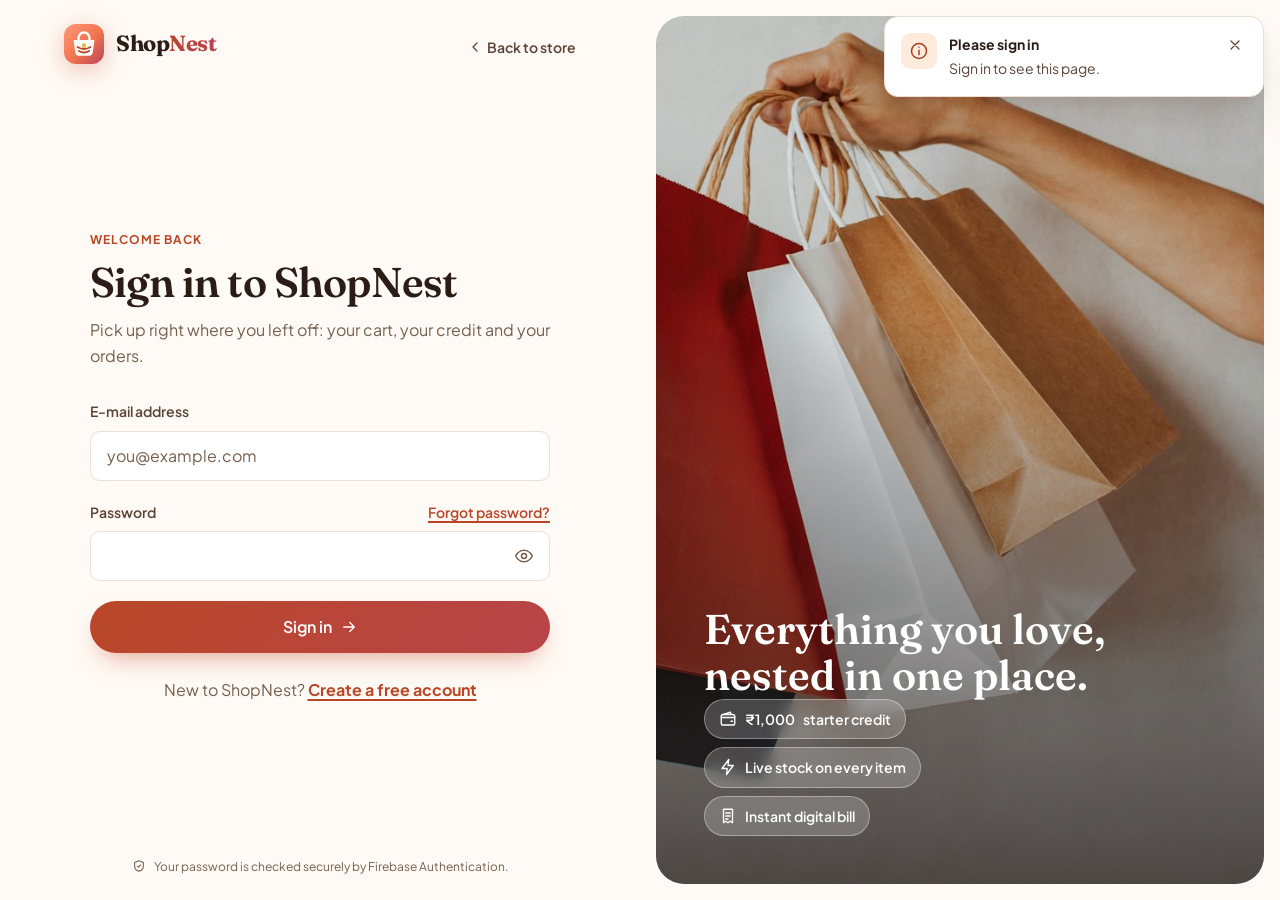
<file: bill.html>
<!DOCTYPE html>
<html lang="en">
<head>
  <meta charset="UTF-8">
  <meta name="viewport" content="width=device-width, initial-scale=1">
  <meta name="robots" content="noindex">
  <meta name="theme-color" content="#fffaf5">
  <title>Bill | ShopNest</title>
  <link rel="icon" href="assets/favicon.svg" type="image/svg+xml">
  <link rel="preconnect" href="https://fonts.googleapis.com">
  <link rel="preconnect" href="https://fonts.gstatic.com" crossorigin>
  <link rel="stylesheet" href="https://fonts.googleapis.com/css2?family=Fraunces:ital,opsz,wght@0,9..144,500;0,9..144,600;0,9..144,700;1,9..144,500;1,9..144,600&amp;family=Plus+Jakarta+Sans:wght@400;500;600;700;800&amp;display=swap">
  <link rel="stylesheet" href="css/theme.css">
  <link rel="stylesheet" href="css/base.css">
  <link rel="stylesheet" href="css/components.css">
  <link rel="stylesheet" href="css/store.css">
  <link rel="stylesheet" href="css/cart.css">
  <link rel="stylesheet" href="css/orders.css">
</head>
<body data-layout="store" data-guard="customer" data-page="orders">
  <a class="skip-link" href="#main">Skip to main content</a>
  <header class="site-header" id="site-header"></header>

  <main id="main" class="page-main section">
    <div class="container bill-page">
      <!-- Filled by js/bill.js -->
      <div id="bill-root" aria-busy="true"></div>
    </div>
  </main>

  <footer class="site-footer" id="site-footer"></footer>

  <script src="https://code.jquery.com/jquery-3.7.1.min.js" integrity="sha256-/JqT3SQfawRcv/BIHPThkBvs0OEvtFFmqPF/lYI/Cxo=" crossorigin="anonymous"></script>
  <script src="js/jquery-fallback.js"></script>
  <script src="js/config.js"></script>
  <script src="js/icons.js"></script>
  <script src="js/ui.js"></script>
  <script src="js/api.js"></script>
  <script src="js/auth.js"></script>
  <script src="js/placeholder.js"></script>
  <script src="js/layout.js"></script>
  <script src="js/product-card.js"></script>
  <script src="js/cart.js"></script>
  <script src="js/bill.js"></script>
</body>
</html>
</file>
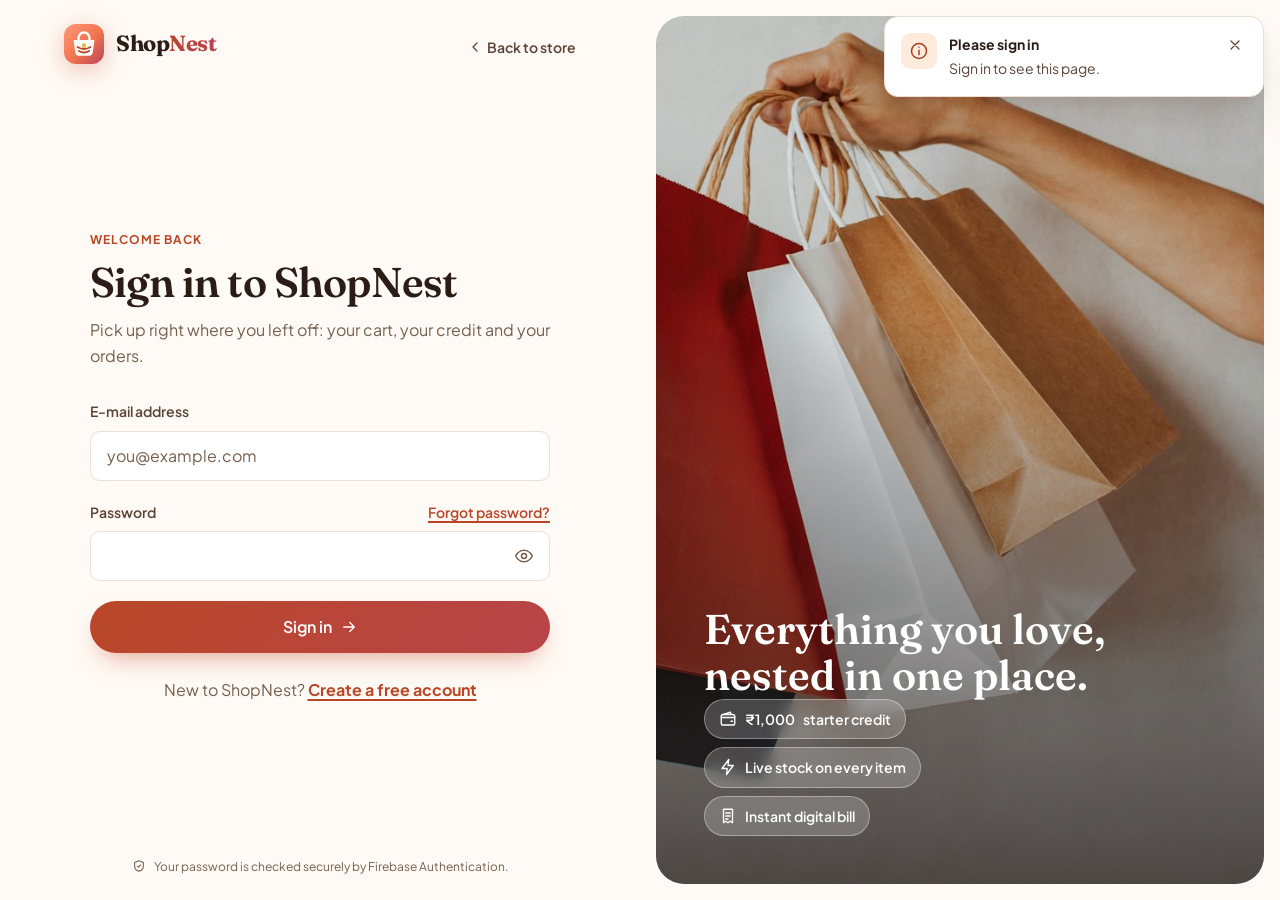
<file: checkout.html>
<!DOCTYPE html>
<html lang="en">
<head>
  <meta charset="UTF-8">
  <meta name="viewport" content="width=device-width, initial-scale=1">
  <meta name="robots" content="noindex">
  <meta name="theme-color" content="#fffaf5">
  <title>Checkout | ShopNest</title>
  <link rel="icon" href="assets/favicon.svg" type="image/svg+xml">
  <link rel="preconnect" href="https://fonts.googleapis.com">
  <link rel="preconnect" href="https://fonts.gstatic.com" crossorigin>
  <link rel="stylesheet" href="https://fonts.googleapis.com/css2?family=Fraunces:ital,opsz,wght@0,9..144,500;0,9..144,600;0,9..144,700;1,9..144,500;1,9..144,600&amp;family=Plus+Jakarta+Sans:wght@400;500;600;700;800&amp;display=swap">
  <link rel="stylesheet" href="css/theme.css">
  <link rel="stylesheet" href="css/base.css">
  <link rel="stylesheet" href="css/components.css">
  <link rel="stylesheet" href="css/store.css">
  <link rel="stylesheet" href="css/cart.css">
</head>
<!-- data-guard="customer": signed-out visitors are sent to sign in and come straight back here -->
<body data-layout="store" data-guard="customer" data-page="checkout">
  <a class="skip-link" href="#main">Skip to main content</a>
  <header class="site-header" id="site-header"></header>

  <main id="main" class="page-main section">
    <div class="container">
      <div class="section-head">
        <div>
          <p class="eyebrow">Almost there</p>
          <h1 class="section-title">Checkout</h1>
        </div>
      </div>
      <!-- Filled by js/checkout.js -->
      <div id="checkout-root" aria-busy="true"></div>
    </div>
  </main>

  <footer class="site-footer" id="site-footer"></footer>

  <script src="https://code.jquery.com/jquery-3.7.1.min.js" integrity="sha256-/JqT3SQfawRcv/BIHPThkBvs0OEvtFFmqPF/lYI/Cxo=" crossorigin="anonymous"></script>
  <script src="js/jquery-fallback.js"></script>
  <script src="js/config.js"></script>
  <script src="js/icons.js"></script>
  <script src="js/ui.js"></script>
  <script src="js/api.js"></script>
  <script src="js/auth.js"></script>
  <script src="js/placeholder.js"></script>
  <script src="js/layout.js"></script>
  <script src="js/product-card.js"></script>
  <script src="js/cart.js"></script>
  <script src="js/checkout.js"></script>
</body>
</html>
</file>
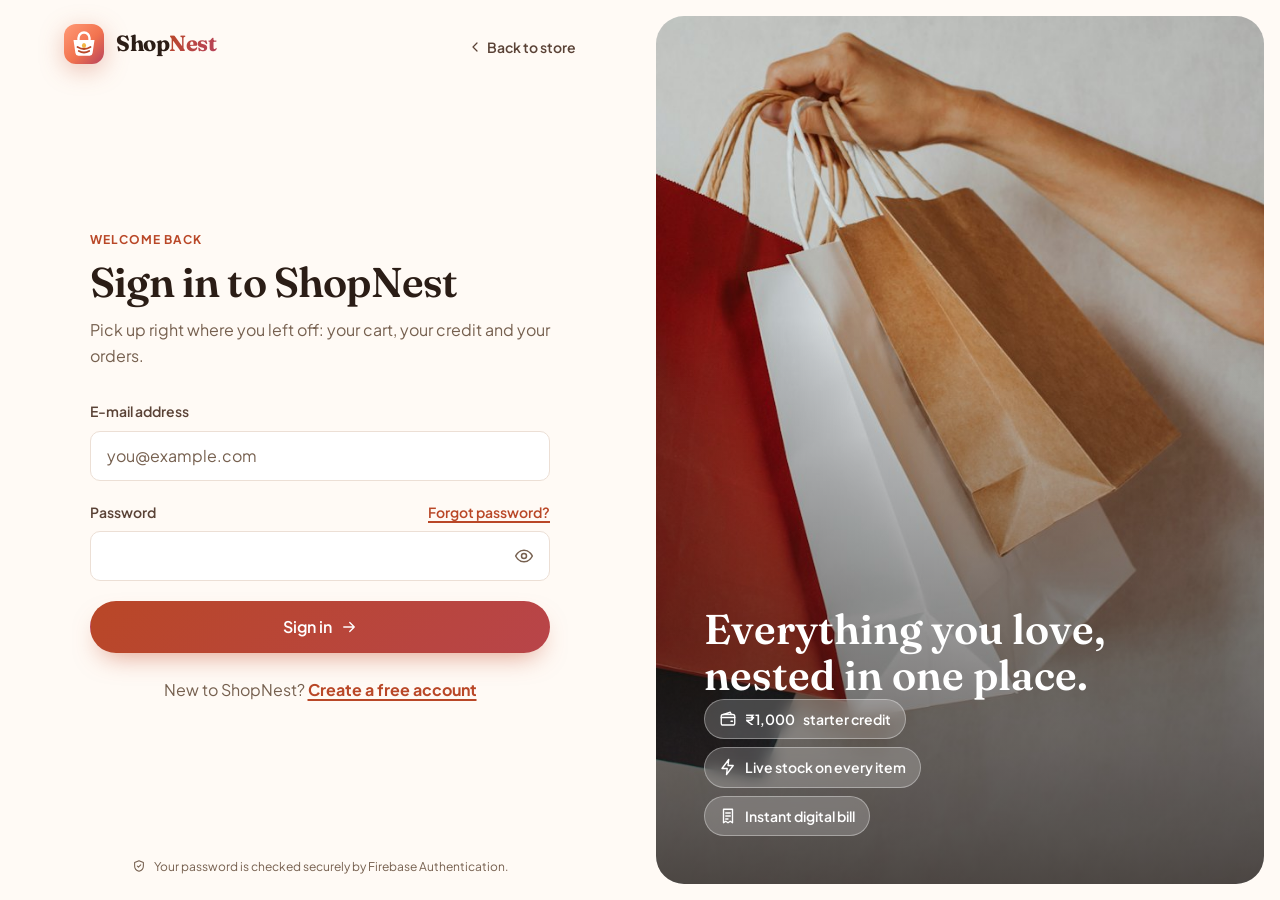
<file: login.html>
<!DOCTYPE html>
<html lang="en">
<head>
  <meta charset="UTF-8">
  <meta name="viewport" content="width=device-width, initial-scale=1">
  <meta name="description" content="Sign in to your ShopNest account.">
  <meta name="theme-color" content="#fffaf5">
  <title>Sign in | ShopNest</title>
  <link rel="icon" href="assets/favicon.svg" type="image/svg+xml">
  <link rel="preconnect" href="https://fonts.googleapis.com">
  <link rel="preconnect" href="https://fonts.gstatic.com" crossorigin>
  <link rel="stylesheet" href="https://fonts.googleapis.com/css2?family=Fraunces:ital,opsz,wght@0,9..144,500;0,9..144,600;0,9..144,700;1,9..144,500;1,9..144,600&amp;family=Plus+Jakarta+Sans:wght@400;500;600;700;800&amp;display=swap">
  <link rel="stylesheet" href="css/theme.css">
  <link rel="stylesheet" href="css/base.css">
  <link rel="stylesheet" href="css/components.css">
  <link rel="stylesheet" href="css/auth.css">
</head>
<!-- data-guard="guest": signed-in users are sent to their home page -->
<body data-layout="auth" data-guard="guest" data-page="login">
  <a class="skip-link" href="#main">Skip to main content</a>

  <div class="auth-shell">
    <main id="main" class="auth-main page-main">
      <div class="auth-top">
        <div id="auth-logo"></div>
        <a class="auth-back" href="index.html"><span data-icon="chevronLeft" data-size="16"></span> Back to store</a>
      </div>

      <div class="auth-card">
        <p class="eyebrow">Welcome back</p>
        <h1 class="auth-title">Sign in to ShopNest</h1>
        <p class="auth-sub">Pick up right where you left off: your cart, your credit and your orders.</p>

        <!-- novalidate: we show our own friendly messages (js/validation.js) -->
        <form class="form-grid auth-form" id="login-form" method="post" novalidate>
          <div class="field">
            <label class="field-label" for="login-email">E-mail address</label>
            <input class="input" id="login-email" name="email" type="email" inputmode="email"
                   autocomplete="email" placeholder="you@example.com" required aria-describedby="login-email-error">
            <p class="field-error" id="login-email-error"></p>
          </div>

          <div class="field">
            <div class="field-row">
              <label class="field-label" for="login-password">Password</label>
              <a class="field-link" href="reset-password.html" id="forgot-link">Forgot password?</a>
            </div>
            <div class="password-wrap">
              <input class="input" id="login-password" name="password" type="password"
                     autocomplete="current-password" required aria-describedby="login-password-error">
              <button type="button" class="password-toggle" data-toggle-password aria-controls="login-password"
                      aria-pressed="false" aria-label="Show password"><span data-icon="eye"></span></button>
            </div>
            <p class="field-error" id="login-password-error"></p>
          </div>

          <button class="btn btn-primary btn-lg btn-block" id="login-submit" type="submit">
            Sign in <span data-icon="arrowRight" data-size="18"></span>
          </button>
        </form>

        <p class="auth-switch">New to ShopNest? <a href="signup.html" id="signup-link">Create a free account</a></p>
      </div>

      <p class="auth-foot"><span data-icon="shield" data-size="14"></span> Your password is checked securely by Firebase Authentication.</p>
    </main>

    <!-- Decorative photo panel (hidden on small screens) -->
    <aside class="auth-visual" aria-label="Why shop with ShopNest">
      <img src="assets/images/hero/shopping.jpg" alt="" width="900" height="1000">
      <div class="auth-visual__content">
        <p class="auth-visual__quote">Everything you love, nested in one place.</p>
        <ul class="auth-perks">
          <li><span data-icon="wallet" data-size="18"></span> <span data-credit-amount>₹1,000</span> starter credit</li>
          <li><span data-icon="bolt" data-size="18"></span> Live stock on every item</li>
          <li><span data-icon="receipt" data-size="18"></span> Instant digital bill</li>
        </ul>
      </div>
    </aside>
  </div>

  <script src="https://code.jquery.com/jquery-3.7.1.min.js" integrity="sha256-/JqT3SQfawRcv/BIHPThkBvs0OEvtFFmqPF/lYI/Cxo=" crossorigin="anonymous"></script>
  <script src="js/jquery-fallback.js"></script>
  <script src="js/config.js"></script>
  <script src="js/icons.js"></script>
  <script src="js/ui.js"></script>
  <script src="js/api.js"></script>
  <script src="js/auth.js"></script>
  <script src="js/layout.js"></script>
  <script src="js/validation.js"></script>
  <script src="js/auth-pages.js"></script>
</body>
</html>
</file>
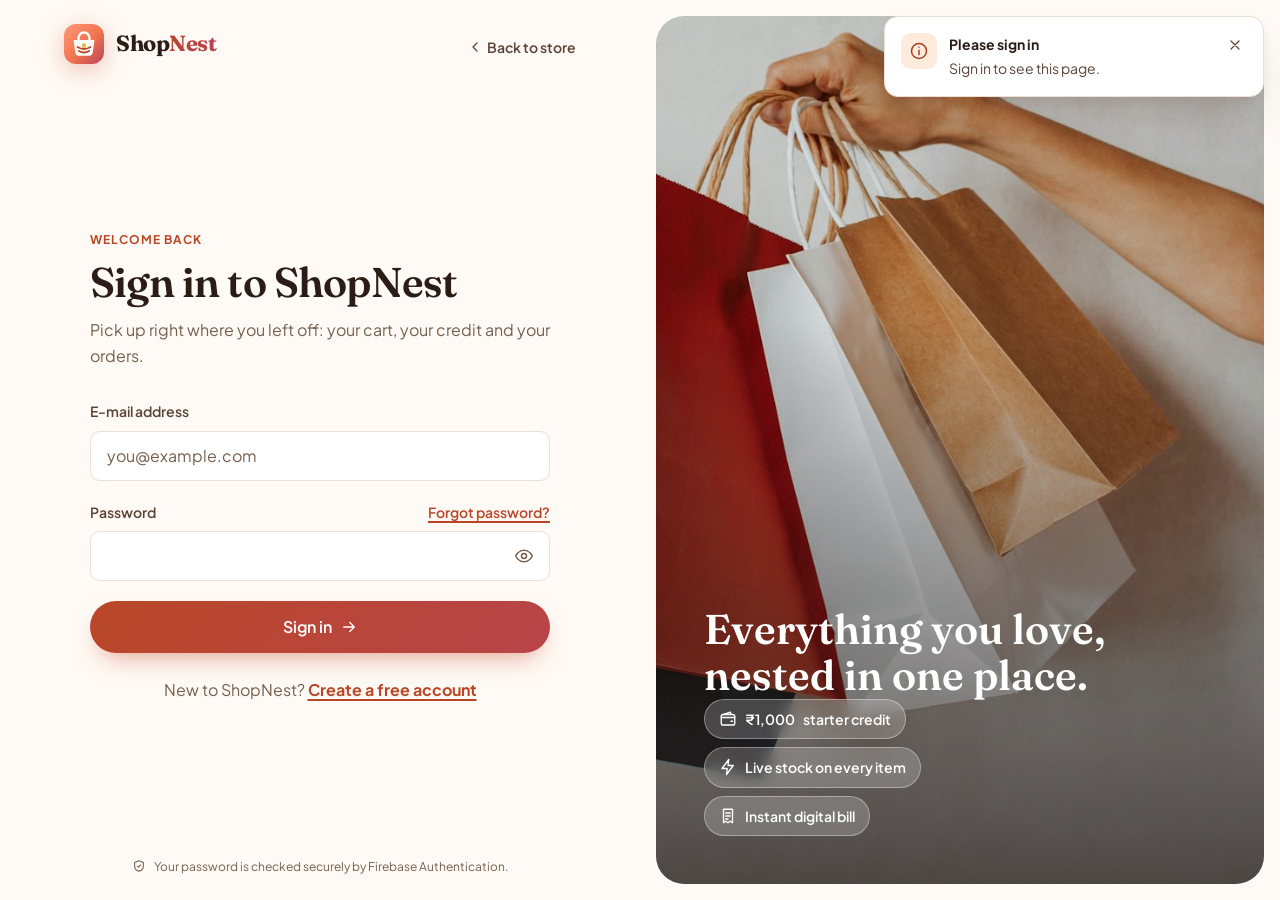
<file: orders.html>
<!DOCTYPE html>
<html lang="en">
<head>
  <meta charset="UTF-8">
  <meta name="viewport" content="width=device-width, initial-scale=1">
  <meta name="robots" content="noindex">
  <meta name="theme-color" content="#fffaf5">
  <title>My orders | ShopNest</title>
  <link rel="icon" href="assets/favicon.svg" type="image/svg+xml">
  <link rel="preconnect" href="https://fonts.googleapis.com">
  <link rel="preconnect" href="https://fonts.gstatic.com" crossorigin>
  <link rel="stylesheet" href="https://fonts.googleapis.com/css2?family=Fraunces:ital,opsz,wght@0,9..144,500;0,9..144,600;0,9..144,700;1,9..144,500;1,9..144,600&amp;family=Plus+Jakarta+Sans:wght@400;500;600;700;800&amp;display=swap">
  <link rel="stylesheet" href="css/theme.css">
  <link rel="stylesheet" href="css/base.css">
  <link rel="stylesheet" href="css/components.css">
  <link rel="stylesheet" href="css/store.css">
  <link rel="stylesheet" href="css/cart.css">
  <link rel="stylesheet" href="css/orders.css">
</head>
<!-- data-guard="customer": signed-out visitors go to sign-in, the admin goes to the dashboard -->
<body data-layout="store" data-guard="customer" data-page="orders">
  <a class="skip-link" href="#main">Skip to main content</a>
  <header class="site-header" id="site-header"></header>

  <main id="main" class="page-main section">
    <div class="container">
      <div class="section-head">
        <div>
          <p class="eyebrow">Your account</p>
          <h1 class="section-title">My orders</h1>
          <p class="section-sub">Every order you have placed, newest first, each with its bill.</p>
        </div>
      </div>

      <!-- Orders, total spent and credit (filled by js/orders.js) -->
      <section class="mini-stats orders-summary" id="orders-summary" aria-label="Your account summary"></section>

      <div class="orders-toolbar">
        <div class="chip-row" id="order-filters" role="group" aria-label="Filter orders by payment type"></div>
        <p class="orders-toolbar__count" id="order-count-line" aria-live="polite"></p>
      </div>

      <div class="order-list" id="order-list" aria-busy="true"></div>
      <div id="order-pager"></div>
    </div>
  </main>

  <footer class="site-footer" id="site-footer"></footer>

  <script src="https://code.jquery.com/jquery-3.7.1.min.js" integrity="sha256-/JqT3SQfawRcv/BIHPThkBvs0OEvtFFmqPF/lYI/Cxo=" crossorigin="anonymous"></script>
  <script src="js/jquery-fallback.js"></script>
  <script src="js/config.js"></script>
  <script src="js/icons.js"></script>
  <script src="js/ui.js"></script>
  <script src="js/api.js"></script>
  <script src="js/auth.js"></script>
  <script src="js/placeholder.js"></script>
  <script src="js/layout.js"></script>
  <script src="js/product-card.js"></script>
  <script src="js/cart.js"></script>
  <script src="js/orders.js"></script>
</body>
</html>
</file>
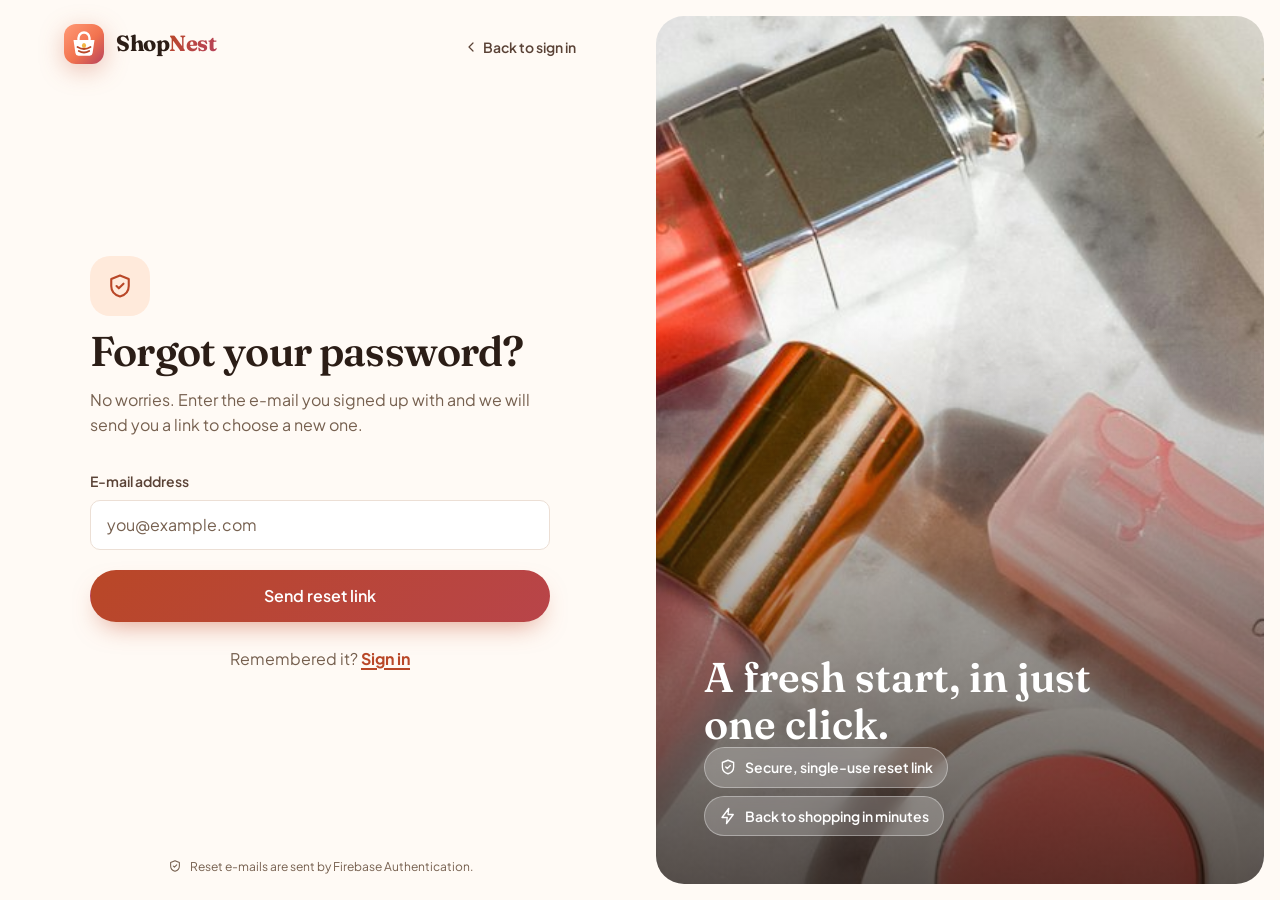
<file: reset-password.html>
<!DOCTYPE html>
<html lang="en">
<head>
  <meta charset="UTF-8">
  <meta name="viewport" content="width=device-width, initial-scale=1">
  <meta name="description" content="Reset your ShopNest password.">
  <meta name="theme-color" content="#fffaf5">
  <title>Reset password | ShopNest</title>
  <link rel="icon" href="assets/favicon.svg" type="image/svg+xml">
  <link rel="preconnect" href="https://fonts.googleapis.com">
  <link rel="preconnect" href="https://fonts.gstatic.com" crossorigin>
  <link rel="stylesheet" href="https://fonts.googleapis.com/css2?family=Fraunces:ital,opsz,wght@0,9..144,500;0,9..144,600;0,9..144,700;1,9..144,500;1,9..144,600&amp;family=Plus+Jakarta+Sans:wght@400;500;600;700;800&amp;display=swap">
  <link rel="stylesheet" href="css/theme.css">
  <link rel="stylesheet" href="css/base.css">
  <link rel="stylesheet" href="css/components.css">
  <link rel="stylesheet" href="css/auth.css">
</head>
<!-- No data-guard: anyone may reset a password, signed in or not -->
<body data-layout="auth" data-page="reset">
  <a class="skip-link" href="#main">Skip to main content</a>

  <div class="auth-shell">
    <main id="main" class="auth-main page-main">
      <div class="auth-top">
        <div id="auth-logo"></div>
        <a class="auth-back" href="login.html"><span data-icon="chevronLeft" data-size="16"></span> Back to sign in</a>
      </div>

      <div class="auth-card">
        <!-- Step 1: ask for the e-mail -->
        <div id="reset-request">
          <span class="auth-icon"><span data-icon="shield" data-size="28"></span></span>
          <h1 class="auth-title">Forgot your password?</h1>
          <p class="auth-sub">No worries. Enter the e-mail you signed up with and we will send you a link to choose a new one.</p>

          <form class="form-grid auth-form" id="reset-form" method="post" novalidate>
            <div class="field">
              <label class="field-label" for="reset-email">E-mail address</label>
              <input class="input" id="reset-email" name="email" type="email" inputmode="email"
                     autocomplete="email" placeholder="you@example.com" required aria-describedby="reset-email-error">
              <p class="field-error" id="reset-email-error"></p>
            </div>
            <button class="btn btn-primary btn-lg btn-block" id="reset-submit" type="submit">Send reset link</button>
          </form>
        </div>

        <!-- Step 2: confirmation (shown by js/auth-pages.js) -->
        <div class="auth-success" id="reset-done" hidden>
          <span class="auth-icon auth-icon--success"><span data-icon="checkCircle" data-size="30"></span></span>
          <h2 class="auth-title" tabindex="-1" id="reset-done-title">Check your inbox</h2>
          <p class="auth-sub">
            If an account exists for <strong id="reset-sent-to"></strong>, a reset link is on its way.
            It can take a minute or two, and it is worth checking your spam folder.
          </p>
          <div class="auth-success__actions">
            <a class="btn btn-primary btn-lg btn-block" href="login.html" id="reset-back-login">Back to sign in</a>
            <button type="button" class="btn btn-secondary btn-block" id="reset-resend">Resend link</button>
          </div>
        </div>

        <p class="auth-switch">Remembered it? <a href="login.html">Sign in</a></p>
      </div>

      <p class="auth-foot"><span data-icon="shield" data-size="14"></span> Reset e-mails are sent by Firebase Authentication.</p>
    </main>

    <aside class="auth-visual" aria-label="ShopNest">
      <img src="assets/images/hero/beauty.jpg" alt="" width="800" height="600">
      <div class="auth-visual__content">
        <p class="auth-visual__quote">A fresh start, in just one click.</p>
        <ul class="auth-perks">
          <li><span data-icon="shield" data-size="18"></span> Secure, single-use reset link</li>
          <li><span data-icon="bolt" data-size="18"></span> Back to shopping in minutes</li>
        </ul>
      </div>
    </aside>
  </div>

  <script src="https://code.jquery.com/jquery-3.7.1.min.js" integrity="sha256-/JqT3SQfawRcv/BIHPThkBvs0OEvtFFmqPF/lYI/Cxo=" crossorigin="anonymous"></script>
  <script src="js/jquery-fallback.js"></script>
  <script src="js/config.js"></script>
  <script src="js/icons.js"></script>
  <script src="js/ui.js"></script>
  <script src="js/api.js"></script>
  <script src="js/auth.js"></script>
  <script src="js/layout.js"></script>
  <script src="js/validation.js"></script>
  <script src="js/auth-pages.js"></script>
</body>
</html>
</file>
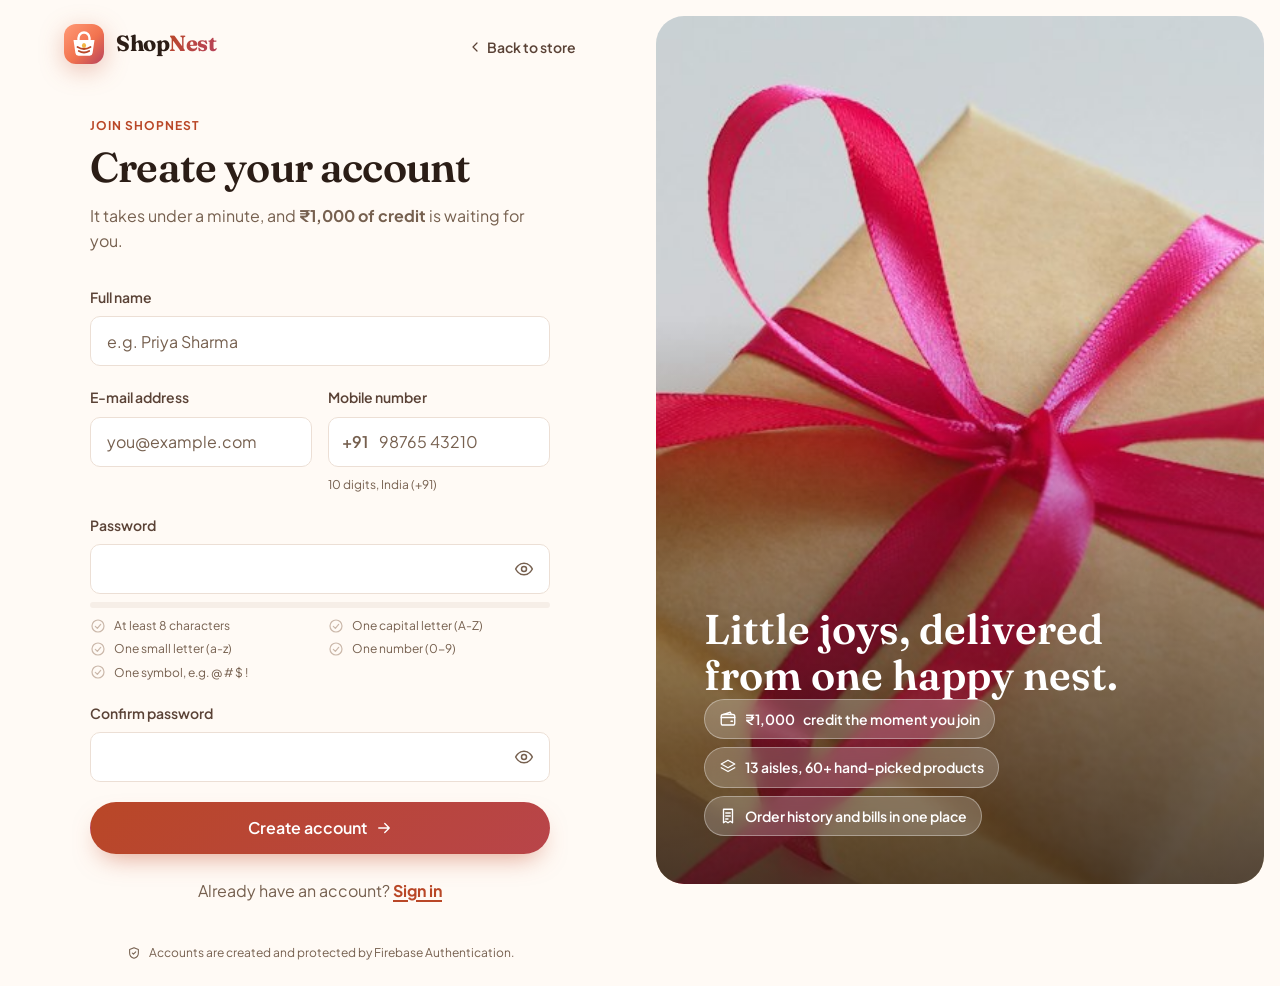
<file: signup.html>
<!DOCTYPE html>
<html lang="en">
<head>
  <meta charset="UTF-8">
  <meta name="viewport" content="width=device-width, initial-scale=1">
  <meta name="description" content="Create your free ShopNest account and get starter credit.">
  <meta name="theme-color" content="#fffaf5">
  <title>Create account | ShopNest</title>
  <link rel="icon" href="assets/favicon.svg" type="image/svg+xml">
  <link rel="preconnect" href="https://fonts.googleapis.com">
  <link rel="preconnect" href="https://fonts.gstatic.com" crossorigin>
  <link rel="stylesheet" href="https://fonts.googleapis.com/css2?family=Fraunces:ital,opsz,wght@0,9..144,500;0,9..144,600;0,9..144,700;1,9..144,500;1,9..144,600&amp;family=Plus+Jakarta+Sans:wght@400;500;600;700;800&amp;display=swap">
  <link rel="stylesheet" href="css/theme.css">
  <link rel="stylesheet" href="css/base.css">
  <link rel="stylesheet" href="css/components.css">
  <link rel="stylesheet" href="css/auth.css">
</head>
<body data-layout="auth" data-guard="guest" data-page="signup">
  <a class="skip-link" href="#main">Skip to main content</a>

  <div class="auth-shell">
    <main id="main" class="auth-main page-main">
      <div class="auth-top">
        <div id="auth-logo"></div>
        <a class="auth-back" href="index.html"><span data-icon="chevronLeft" data-size="16"></span> Back to store</a>
      </div>

      <div class="auth-card">
        <p class="eyebrow">Join ShopNest</p>
        <h1 class="auth-title">Create your account</h1>
        <p class="auth-sub">It takes under a minute, and <strong><span data-credit-amount>₹1,000</span> of credit</strong> is waiting for you.</p>

        <form class="form-grid auth-form" id="signup-form" method="post" novalidate>
          <div class="field">
            <label class="field-label" for="signup-name">Full name</label>
            <input class="input" id="signup-name" name="name" type="text" autocomplete="name"
                   placeholder="e.g. Priya Sharma" maxlength="50" required aria-describedby="signup-name-error">
            <p class="field-error" id="signup-name-error"></p>
          </div>

          <div class="field-pair">
            <div class="field">
              <label class="field-label" for="signup-email">E-mail address</label>
              <input class="input" id="signup-email" name="email" type="email" inputmode="email"
                     autocomplete="email" placeholder="you@example.com" required aria-describedby="signup-email-error">
              <p class="field-error" id="signup-email-error"></p>
            </div>

            <div class="field">
              <label class="field-label" for="signup-mobile">Mobile number</label>
              <div class="input-prefix">
                <span class="input-prefix__text" aria-hidden="true">+91</span>
                <input class="input" id="signup-mobile" name="mobile" type="tel" inputmode="numeric"
                       autocomplete="tel-national" placeholder="98765 43210" maxlength="12" required
                       aria-describedby="signup-mobile-hint signup-mobile-error">
              </div>
              <p class="field-hint" id="signup-mobile-hint">10 digits, India (+91)</p>
              <p class="field-error" id="signup-mobile-error"></p>
            </div>
          </div>

          <div class="field">
            <label class="field-label" for="signup-password">Password</label>
            <div class="password-wrap">
              <input class="input" id="signup-password" name="password" type="password" autocomplete="new-password"
                     required aria-describedby="password-rules signup-password-error">
              <button type="button" class="password-toggle" data-toggle-password aria-controls="signup-password"
                      aria-pressed="false" aria-label="Show password"><span data-icon="eye"></span></button>
            </div>
            <!-- Strength bar + live checklist, updated by js/auth-pages.js -->
            <div class="strength" id="password-strength" data-score="0" aria-hidden="true"><span class="strength__bar"></span></div>
            <ul class="password-rules" id="password-rules" aria-label="Password rules"></ul>
            <p class="field-error" id="signup-password-error"></p>
          </div>

          <div class="field">
            <label class="field-label" for="signup-confirm">Confirm password</label>
            <div class="password-wrap">
              <input class="input" id="signup-confirm" name="confirm" type="password" autocomplete="new-password"
                     required aria-describedby="signup-confirm-error">
              <button type="button" class="password-toggle" data-toggle-password aria-controls="signup-confirm"
                      aria-pressed="false" aria-label="Show password"><span data-icon="eye"></span></button>
            </div>
            <p class="field-error" id="signup-confirm-error"></p>
          </div>

          <button class="btn btn-primary btn-lg btn-block" id="signup-submit" type="submit">
            Create account <span data-icon="arrowRight" data-size="18"></span>
          </button>
        </form>

        <p class="auth-switch">Already have an account? <a href="login.html" id="login-link">Sign in</a></p>
      </div>

      <p class="auth-foot"><span data-icon="shield" data-size="14"></span> Accounts are created and protected by Firebase Authentication.</p>
    </main>

    <aside class="auth-visual" aria-label="What you get with ShopNest">
      <img src="assets/images/hero/gifts.jpg" alt="" width="800" height="600">
      <div class="auth-visual__content">
        <p class="auth-visual__quote">Little joys, delivered from one happy nest.</p>
        <ul class="auth-perks">
          <li><span data-icon="wallet" data-size="18"></span> <span data-credit-amount>₹1,000</span> credit the moment you join</li>
          <li><span data-icon="layers" data-size="18"></span> 13 aisles, 60+ hand-picked products</li>
          <li><span data-icon="receipt" data-size="18"></span> Order history and bills in one place</li>
        </ul>
      </div>
    </aside>
  </div>

  <script src="https://code.jquery.com/jquery-3.7.1.min.js" integrity="sha256-/JqT3SQfawRcv/BIHPThkBvs0OEvtFFmqPF/lYI/Cxo=" crossorigin="anonymous"></script>
  <script src="js/jquery-fallback.js"></script>
  <script src="js/config.js"></script>
  <script src="js/icons.js"></script>
  <script src="js/ui.js"></script>
  <script src="js/api.js"></script>
  <script src="js/auth.js"></script>
  <script src="js/layout.js"></script>
  <script src="js/validation.js"></script>
  <script src="js/auth-pages.js"></script>
</body>
</html>
</file>
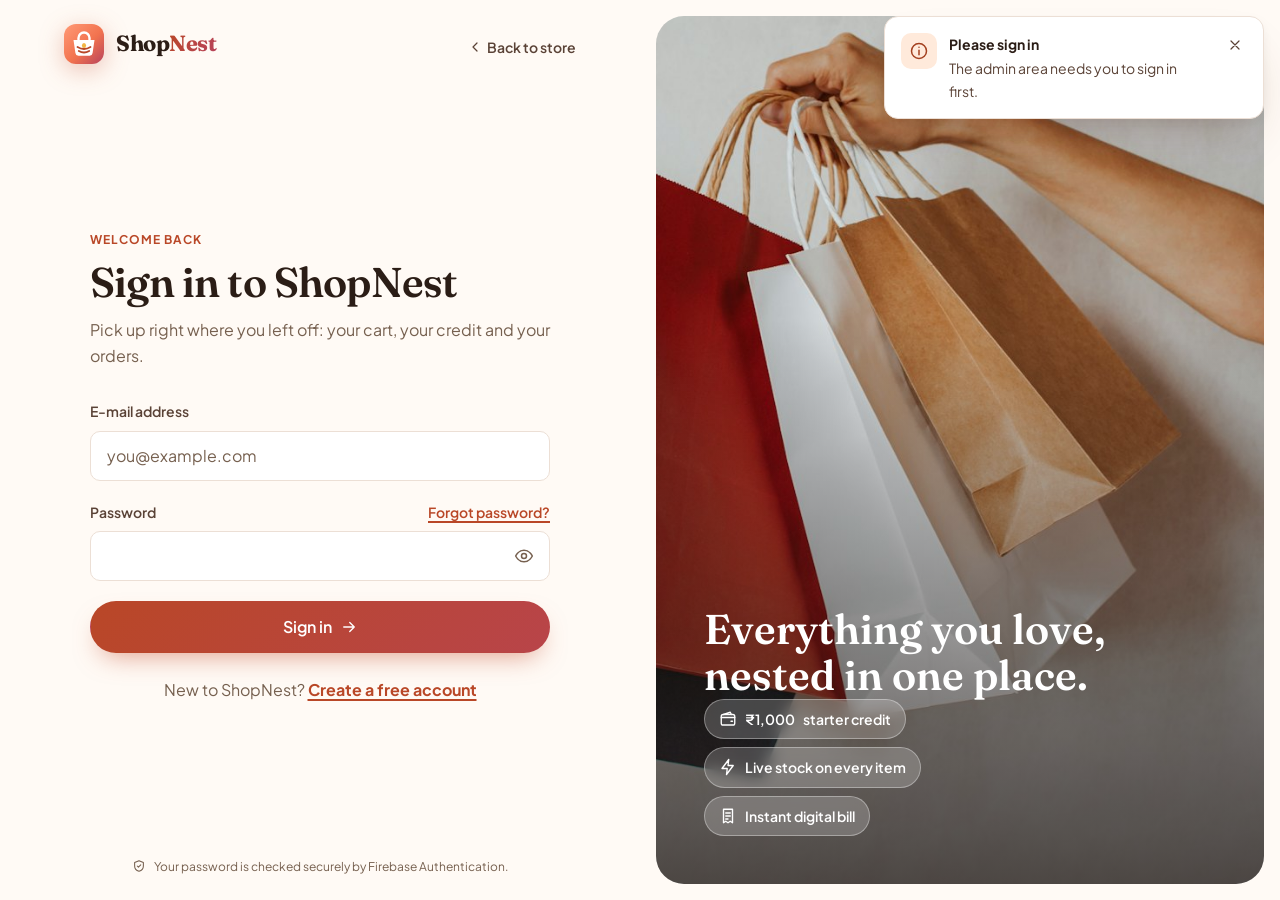
<file: admin/customers.html>
<!DOCTYPE html>
<html lang="en">
<head>
  <meta charset="UTF-8">
  <meta name="viewport" content="width=device-width, initial-scale=1">
  <meta name="robots" content="noindex">
  <meta name="theme-color" content="#2b1d16">
  <title>Customers | ShopNest Admin</title>
  <link rel="icon" href="../assets/favicon.svg" type="image/svg+xml">
  <link rel="preconnect" href="https://fonts.googleapis.com">
  <link rel="preconnect" href="https://fonts.gstatic.com" crossorigin>
  <link rel="stylesheet" href="https://fonts.googleapis.com/css2?family=Fraunces:ital,opsz,wght@0,9..144,500;0,9..144,600;0,9..144,700;1,9..144,500;1,9..144,600&amp;family=Plus+Jakarta+Sans:wght@400;500;600;700;800&amp;display=swap">
  <link rel="stylesheet" href="../css/theme.css">
  <link rel="stylesheet" href="../css/base.css">
  <link rel="stylesheet" href="../css/components.css">
  <link rel="stylesheet" href="../css/admin.css">
</head>
<body class="admin-body" data-layout="admin" data-guard="admin" data-page="customers" data-root="../" data-title="Customers">
  <a class="skip-link" href="#main">Skip to main content</a>

  <div class="admin-layout">
    <aside class="admin-sidebar" id="admin-sidebar" aria-label="Admin sidebar"></aside>
    <div class="sidebar-overlay" id="sidebar-overlay"></div>

    <div class="admin-main">
      <header class="admin-topbar" id="admin-topbar"></header>

      <main id="main" class="admin-content page-main">
        <div class="page-intro">
          <div>
            <h2 class="page-intro__title">Customers &amp; credit</h2>
            <p class="page-intro__text">Everyone who signed up, and how much ShopNest credit they can use.</p>
          </div>
        </div>

        <!-- Summary numbers (computed from all customer documents) -->
        <section class="mini-stats" aria-label="Customer summary">
          <div class="mini-stat">
            <span class="mini-stat__icon tone-9"><span data-icon="users" data-size="18"></span></span>
            <div><p class="mini-stat__value" id="sum-customers">-</p><p class="mini-stat__label">Customers</p></div>
          </div>
          <div class="mini-stat">
            <span class="mini-stat__icon tone-1"><span data-icon="wallet" data-size="18"></span></span>
            <div><p class="mini-stat__value" id="sum-limit">-</p><p class="mini-stat__label">Total credit given</p></div>
          </div>
          <div class="mini-stat">
            <span class="mini-stat__icon tone-7"><span data-icon="receipt" data-size="18"></span></span>
            <div><p class="mini-stat__value" id="sum-used">-</p><p class="mini-stat__label">Credit used</p></div>
          </div>
          <div class="mini-stat">
            <span class="mini-stat__icon tone-2"><span data-icon="alert" data-size="18"></span></span>
            <div><p class="mini-stat__value" id="sum-near">-</p><p class="mini-stat__label">Used 80% or more</p></div>
          </div>
        </section>

        <section class="panel" aria-labelledby="customers-title">
          <div class="panel-head">
            <h3 class="panel-title" id="customers-title">All customers</h3>
            <form class="toolbar" id="customer-filters" role="search" novalidate>
              <div class="field toolbar__search">
                <label class="visually-hidden" for="customer-search">Search customers by e-mail</label>
                <div class="input-wrap">
                  <span data-icon="search" data-size="18"></span>
                  <input class="input" id="customer-search" type="search" placeholder="Search by e-mail, e.g. test" autocomplete="off">
                </div>
              </div>
            </form>
          </div>

          <p class="result-line" id="customer-result-line" aria-live="polite"></p>

          <div class="table-wrap">
            <table class="data-table">
              <caption class="visually-hidden">Customers with their credit limit, credit used and credit available</caption>
              <thead>
                <tr>
                  <th scope="col">Customer</th>
                  <th scope="col">Mobile</th>
                  <th scope="col" class="num">Credit limit</th>
                  <th scope="col" class="num">Used</th>
                  <th scope="col">Available</th>
                  <th scope="col" class="hide-lg">Joined</th>
                  <th scope="col"><span class="visually-hidden">Actions</span></th>
                </tr>
              </thead>
              <tbody id="customer-rows"></tbody>
            </table>
          </div>

          <div class="panel-foot" id="customer-pager"></div>
        </section>
      </main>
    </div>
  </div>

  <script src="https://code.jquery.com/jquery-3.7.1.min.js" integrity="sha256-/JqT3SQfawRcv/BIHPThkBvs0OEvtFFmqPF/lYI/Cxo=" crossorigin="anonymous"></script>
  <script src="../js/jquery-fallback.js"></script>
  <script src="../js/config.js"></script>
  <script src="../js/icons.js"></script>
  <script src="../js/ui.js"></script>
  <script src="../js/api.js"></script>
  <script src="../js/auth.js"></script>
  <script src="../js/layout.js"></script>
  <script src="../js/validation.js"></script>
  <script src="../js/admin-customers.js"></script>
</body>
</html>
</file>
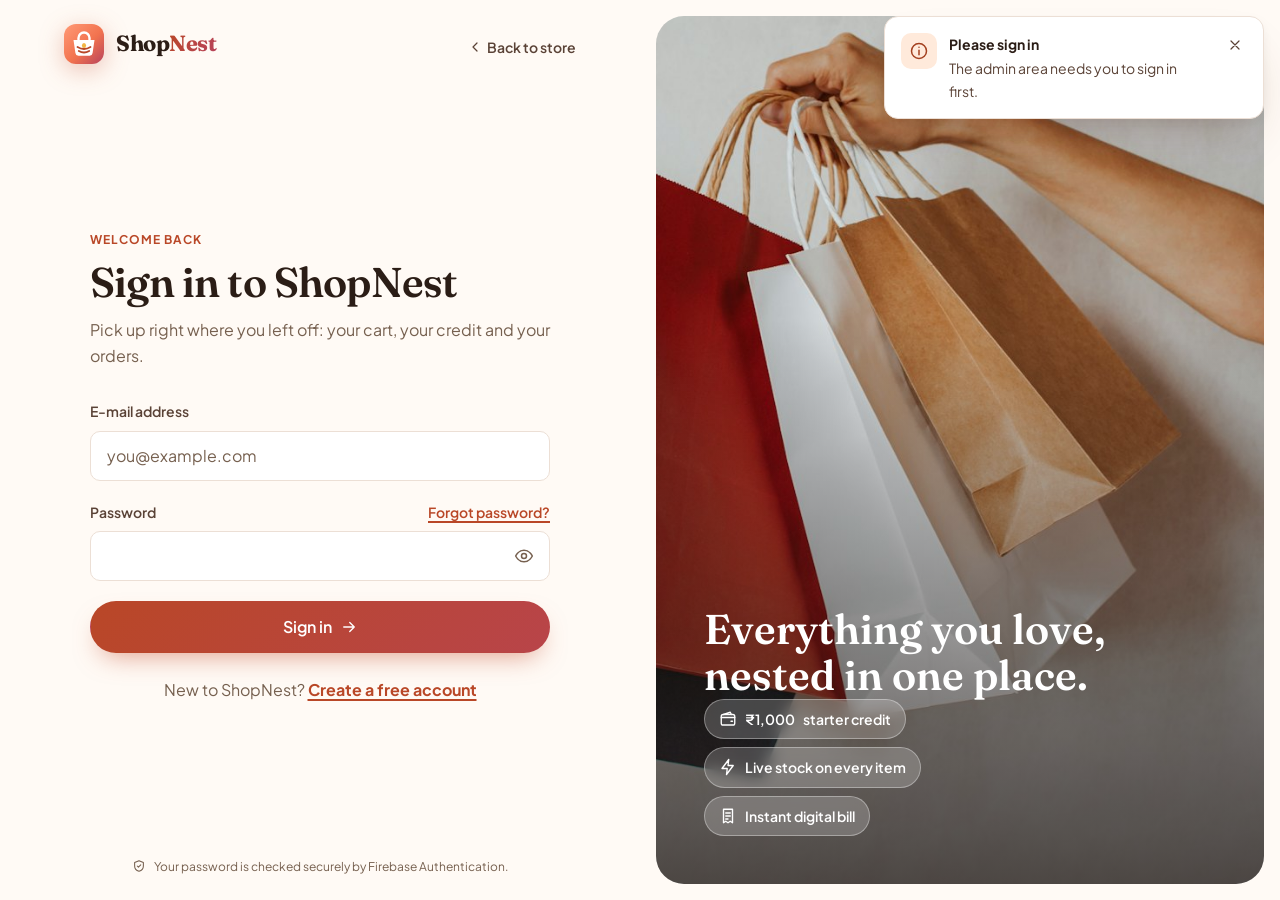
<file: admin/dashboard.html>
<!DOCTYPE html>
<html lang="en">
<head>
  <meta charset="UTF-8">
  <meta name="viewport" content="width=device-width, initial-scale=1">
  <meta name="robots" content="noindex">
  <meta name="theme-color" content="#2b1d16">
  <title>Dashboard | ShopNest Admin</title>
  <link rel="icon" href="../assets/favicon.svg" type="image/svg+xml">
  <link rel="preconnect" href="https://fonts.googleapis.com">
  <link rel="preconnect" href="https://fonts.gstatic.com" crossorigin>
  <link rel="stylesheet" href="https://fonts.googleapis.com/css2?family=Fraunces:ital,opsz,wght@0,9..144,500;0,9..144,600;0,9..144,700;1,9..144,500;1,9..144,600&amp;family=Plus+Jakarta+Sans:wght@400;500;600;700;800&amp;display=swap">
  <link rel="stylesheet" href="../css/theme.css">
  <link rel="stylesheet" href="../css/base.css">
  <link rel="stylesheet" href="../css/components.css">
  <link rel="stylesheet" href="../css/admin.css">
</head>
<body class="admin-body" data-layout="admin" data-guard="admin" data-page="dashboard" data-root="../" data-title="Dashboard">
  <a class="skip-link" href="#main">Skip to main content</a>

  <div class="admin-layout">
    <!-- Sidebar and top bar are filled by js/layout.js -->
    <aside class="admin-sidebar" id="admin-sidebar" aria-label="Admin sidebar"></aside>
    <div class="sidebar-overlay" id="sidebar-overlay"></div>

    <div class="admin-main">
      <header class="admin-topbar" id="admin-topbar"></header>

      <main id="main" class="admin-content page-main">
        <div class="page-intro">
          <div>
            <h2 class="page-intro__title">Welcome back</h2>
            <p class="page-intro__text">Here is how ShopNest is doing today.</p>
          </div>
          <button type="button" class="btn btn-secondary btn-sm" id="refresh-dashboard">
            <span data-icon="bolt" data-size="16"></span> Refresh numbers
          </button>
        </div>

        <!-- The four key numbers (filled by js/admin-dashboard.js) -->
        <section class="stat-grid" aria-label="Key numbers">
          <article class="stat-card tone-1">
            <span class="stat-card__icon"><span data-icon="box" data-size="22"></span></span>
            <p class="stat-card__label">Total products</p>
            <p class="stat-card__value" id="stat-products"><span class="skeleton"></span></p>
            <p class="stat-card__sub" id="stat-products-sub">&nbsp;</p>
          </article>
          <article class="stat-card tone-5">
            <span class="stat-card__icon"><span data-icon="alert" data-size="22"></span></span>
            <p class="stat-card__label">Low-stock items</p>
            <p class="stat-card__value" id="stat-low"><span class="skeleton"></span></p>
            <p class="stat-card__sub" id="stat-low-sub">&nbsp;</p>
          </article>
          <article class="stat-card tone-9">
            <span class="stat-card__icon"><span data-icon="users" data-size="22"></span></span>
            <p class="stat-card__label">Customers</p>
            <p class="stat-card__value" id="stat-customers"><span class="skeleton"></span></p>
            <p class="stat-card__sub" id="stat-customers-sub">&nbsp;</p>
          </article>
          <article class="stat-card tone-6">
            <span class="stat-card__icon"><span data-icon="wallet" data-size="22"></span></span>
            <p class="stat-card__label">Total sales</p>
            <p class="stat-card__value" id="stat-sales"><span class="skeleton"></span></p>
            <p class="stat-card__sub" id="stat-sales-sub">&nbsp;</p>
          </article>
        </section>

        <div class="dash-grid">
          <section class="panel" aria-labelledby="dash-week-title">
            <div class="panel-head">
              <h3 class="panel-title" id="dash-week-title">Sales, last 7 days</h3>
              <a class="panel-link" href="reports.html#sales/all">Sales report</a>
            </div>
            <div class="panel-body" id="dash-week" aria-busy="true"></div>
          </section>

          <section class="panel" aria-labelledby="dash-pay-title">
            <div class="panel-head">
              <h3 class="panel-title" id="dash-pay-title">Cash vs credit (all time)</h3>
              <a class="panel-link" href="reports.html#customers/top10">Top customers</a>
            </div>
            <div class="panel-body" id="dash-pay" aria-busy="true"></div>
          </section>

          <section class="panel" aria-labelledby="dash-recent-title">
            <div class="panel-head">
              <h3 class="panel-title" id="dash-recent-title">Recent orders</h3>
              <a class="panel-link" href="reports.html#sales/all">All sales</a>
            </div>
            <div class="table-wrap" id="dash-recent" aria-busy="true"></div>
          </section>

          <section class="panel" aria-labelledby="dash-restock-title">
            <div class="panel-head">
              <h3 class="panel-title" id="dash-restock-title">Needs restocking</h3>
              <a class="panel-link" href="reports.html#inventory/low">Low-stock report</a>
            </div>
            <div class="panel-body" id="dash-restock" aria-busy="true"></div>
          </section>
        </div>

        <nav class="quick-links" aria-label="Shortcuts">
          <a class="btn btn-primary" href="inventory.html"><span data-icon="plus" data-size="18"></span> Manage products</a>
          <a class="btn btn-secondary" href="customers.html"><span data-icon="wallet" data-size="18"></span> Customer credit</a>
          <a class="btn btn-secondary" href="reports.html"><span data-icon="chart" data-size="18"></span> All reports</a>
        </nav>
      </main>
    </div>
  </div>

  <script src="https://code.jquery.com/jquery-3.7.1.min.js" integrity="sha256-/JqT3SQfawRcv/BIHPThkBvs0OEvtFFmqPF/lYI/Cxo=" crossorigin="anonymous"></script>
  <script src="../js/jquery-fallback.js"></script>
  <script src="../js/config.js"></script>
  <script src="../js/icons.js"></script>
  <script src="../js/ui.js"></script>
  <script src="../js/api.js"></script>
  <script src="../js/auth.js"></script>
  <script src="../js/layout.js"></script>
  <script src="../js/reports-calc.js"></script>
  <script src="../js/admin-dashboard.js"></script>
</body>
</html>
</file>
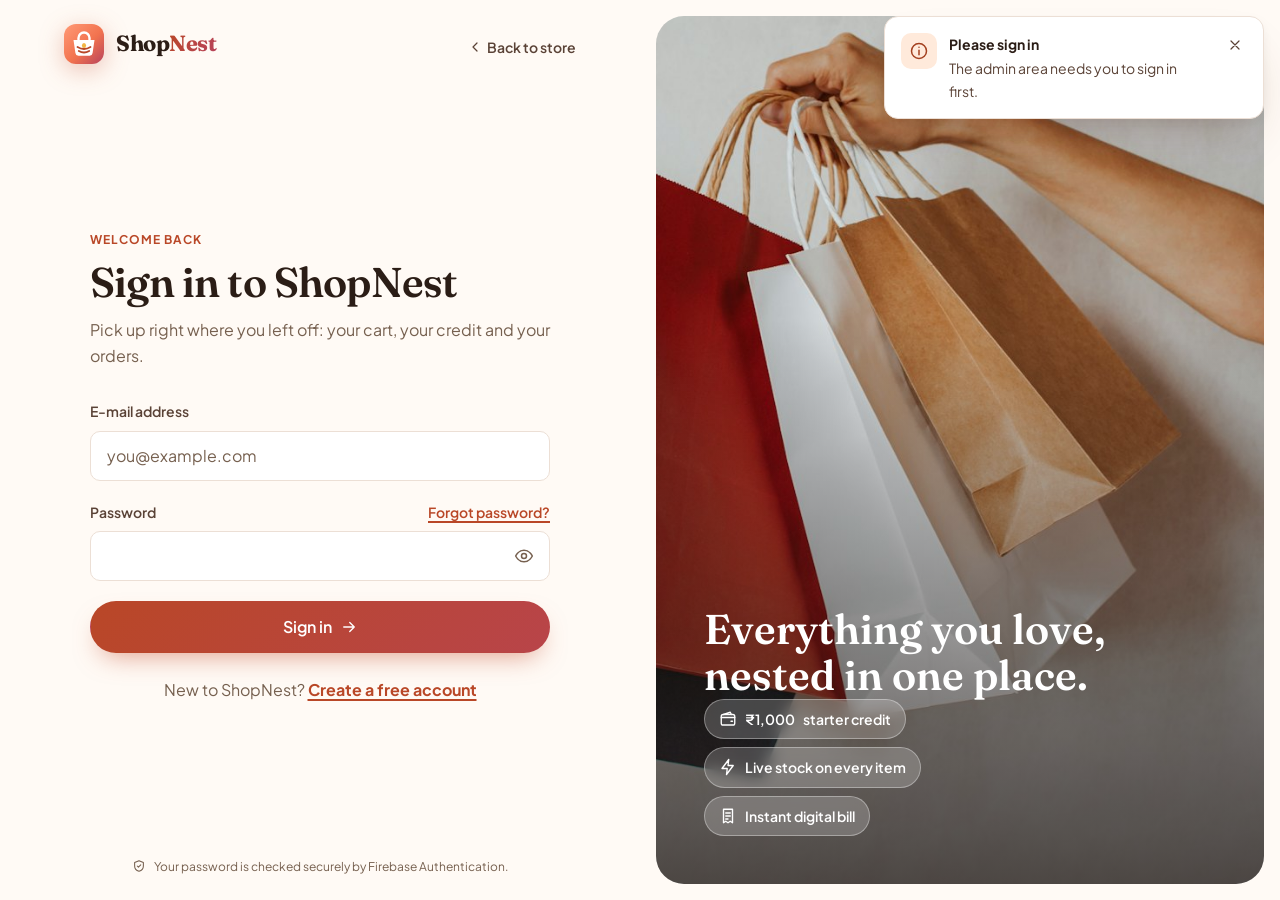
<file: admin/inventory.html>
<!DOCTYPE html>
<html lang="en">
<head>
  <meta charset="UTF-8">
  <meta name="viewport" content="width=device-width, initial-scale=1">
  <meta name="robots" content="noindex">
  <meta name="theme-color" content="#2b1d16">
  <title>Inventory | ShopNest Admin</title>
  <link rel="icon" href="../assets/favicon.svg" type="image/svg+xml">
  <link rel="preconnect" href="https://fonts.googleapis.com">
  <link rel="preconnect" href="https://fonts.gstatic.com" crossorigin>
  <link rel="stylesheet" href="https://fonts.googleapis.com/css2?family=Fraunces:ital,opsz,wght@0,9..144,500;0,9..144,600;0,9..144,700;1,9..144,500;1,9..144,600&amp;family=Plus+Jakarta+Sans:wght@400;500;600;700;800&amp;display=swap">
  <link rel="stylesheet" href="../css/theme.css">
  <link rel="stylesheet" href="../css/base.css">
  <link rel="stylesheet" href="../css/components.css">
  <link rel="stylesheet" href="../css/admin.css">
</head>
<body class="admin-body" data-layout="admin" data-guard="admin" data-page="inventory" data-root="../" data-title="Inventory">
  <a class="skip-link" href="#main">Skip to main content</a>

  <div class="admin-layout">
    <aside class="admin-sidebar" id="admin-sidebar" aria-label="Admin sidebar"></aside>
    <div class="sidebar-overlay" id="sidebar-overlay"></div>

    <div class="admin-main">
      <header class="admin-topbar" id="admin-topbar"></header>

      <main id="main" class="admin-content page-main">
        <div class="page-intro">
          <div>
            <h2 class="page-intro__title">Products</h2>
            <p class="page-intro__text">Add, edit, hide or remove what customers can buy.</p>
          </div>
          <button type="button" class="btn btn-primary" id="add-product">
            <span data-icon="plus" data-size="18"></span> Add product
          </button>
        </div>

        <!-- Summary numbers (runAggregationQuery count) -->
        <section class="mini-stats" aria-label="Inventory summary">
          <div class="mini-stat">
            <span class="mini-stat__icon tone-1"><span data-icon="box" data-size="18"></span></span>
            <div><p class="mini-stat__value" id="count-all">-</p><p class="mini-stat__label">Products</p></div>
          </div>
          <div class="mini-stat">
            <span class="mini-stat__icon tone-6"><span data-icon="eye" data-size="18"></span></span>
            <div><p class="mini-stat__value" id="count-active">-</p><p class="mini-stat__label">Active in store</p></div>
          </div>
          <div class="mini-stat">
            <span class="mini-stat__icon tone-12"><span data-icon="eyeOff" data-size="18"></span></span>
            <div><p class="mini-stat__value" id="count-inactive">-</p><p class="mini-stat__label">Hidden (inactive)</p></div>
          </div>
          <div class="mini-stat">
            <span class="mini-stat__icon tone-7"><span data-icon="alert" data-size="18"></span></span>
            <div><p class="mini-stat__value" id="count-low">-</p><p class="mini-stat__label">Low stock</p></div>
          </div>
        </section>

        <section class="panel" aria-labelledby="inventory-title">
          <div class="panel-head">
            <h3 class="panel-title" id="inventory-title">All products</h3>

            <!-- Filters: search OR category (one at a time, see admin-inventory.js) -->
            <form class="toolbar" id="inventory-filters" role="search" novalidate>
              <div class="field toolbar__search">
                <label class="visually-hidden" for="filter-search">Search products by title</label>
                <div class="input-wrap">
                  <span data-icon="search" data-size="18"></span>
                  <input class="input" id="filter-search" type="search" placeholder="Search by title, e.g. Wire" autocomplete="off" aria-describedby="filter-search-hint">
                </div>
                <p class="visually-hidden" id="filter-search-hint">Finds products whose title starts with what you type.</p>
              </div>
              <div class="field">
                <label class="visually-hidden" for="filter-category">Filter by category</label>
                <select class="input" id="filter-category">
                  <option value="">All categories</option>
                </select>
              </div>
            </form>
          </div>

          <p class="result-line" id="result-line" aria-live="polite"></p>

          <div class="table-wrap">
            <table class="data-table">
              <caption class="visually-hidden">Products, 10 per page</caption>
              <thead>
                <tr>
                  <th scope="col">Product</th>
                  <th scope="col">Category</th>
                  <th scope="col" class="num">Price</th>
                  <th scope="col">Stock</th>
                  <th scope="col">Status</th>
                  <th scope="col" class="hide-lg">Updated</th>
                  <th scope="col"><span class="visually-hidden">Actions</span></th>
                </tr>
              </thead>
              <tbody id="inventory-rows"></tbody>
            </table>
          </div>

          <div class="panel-foot" id="inventory-pager"></div>
        </section>
      </main>
    </div>
  </div>

  <script src="https://code.jquery.com/jquery-3.7.1.min.js" integrity="sha256-/JqT3SQfawRcv/BIHPThkBvs0OEvtFFmqPF/lYI/Cxo=" crossorigin="anonymous"></script>
  <script src="../js/jquery-fallback.js"></script>
  <script src="../js/config.js"></script>
  <script src="../js/icons.js"></script>
  <script src="../js/ui.js"></script>
  <script src="../js/api.js"></script>
  <script src="../js/auth.js"></script>
  <script src="../js/placeholder.js"></script>
  <script src="../js/layout.js"></script>
  <script src="../js/validation.js"></script>
  <script src="../js/admin-inventory.js"></script>
</body>
</html>
</file>
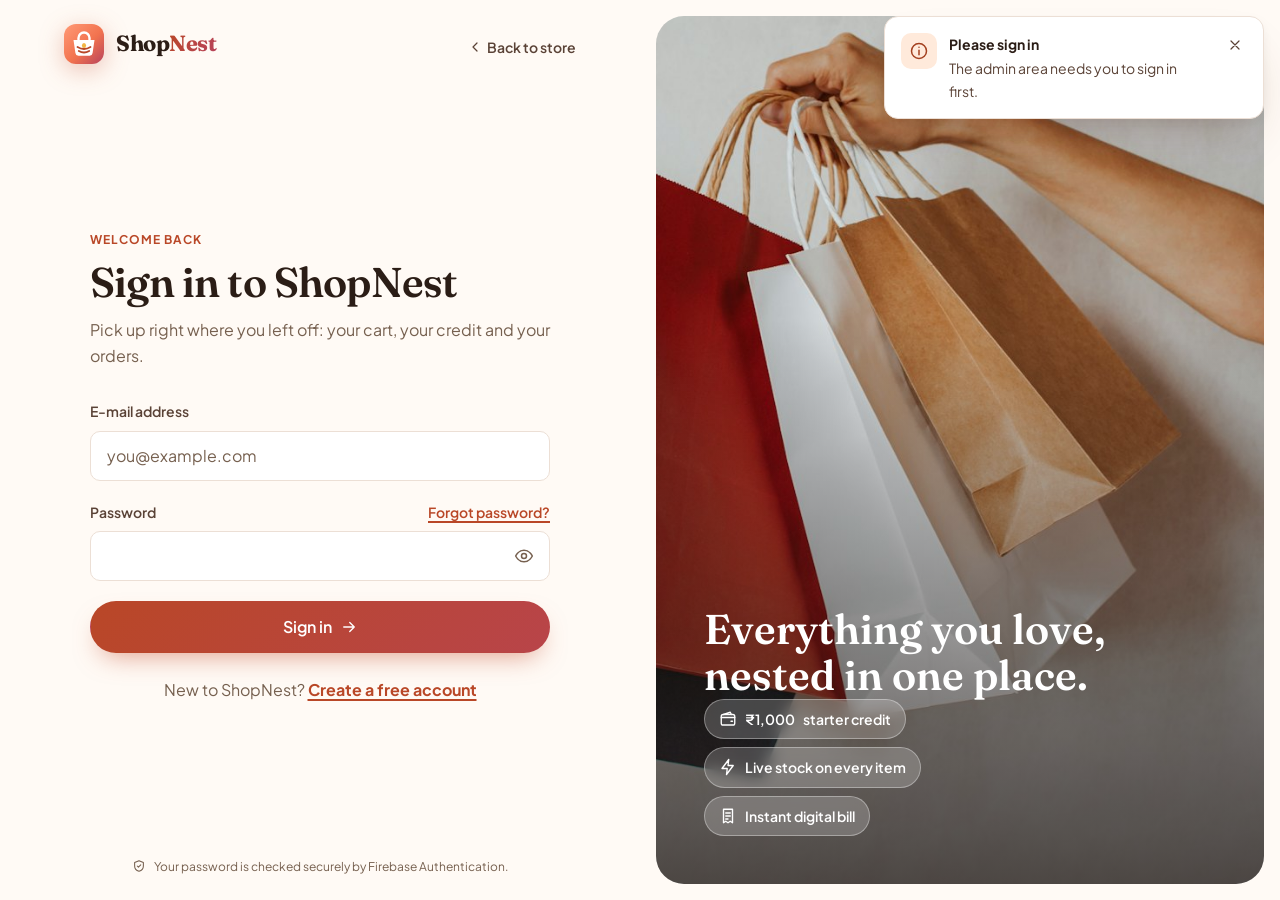
<file: admin/reports.html>
<!DOCTYPE html>
<html lang="en">
<head>
  <meta charset="UTF-8">
  <meta name="viewport" content="width=device-width, initial-scale=1">
  <meta name="robots" content="noindex">
  <meta name="theme-color" content="#2b1d16">
  <title>Reports | ShopNest Admin</title>
  <link rel="icon" href="../assets/favicon.svg" type="image/svg+xml">
  <link rel="preconnect" href="https://fonts.googleapis.com">
  <link rel="preconnect" href="https://fonts.gstatic.com" crossorigin>
  <link rel="stylesheet" href="https://fonts.googleapis.com/css2?family=Fraunces:ital,opsz,wght@0,9..144,500;0,9..144,600;0,9..144,700;1,9..144,500;1,9..144,600&amp;family=Plus+Jakarta+Sans:wght@400;500;600;700;800&amp;display=swap">
  <link rel="stylesheet" href="../css/theme.css">
  <link rel="stylesheet" href="../css/base.css">
  <link rel="stylesheet" href="../css/components.css">
  <link rel="stylesheet" href="../css/admin.css">
</head>
<body class="admin-body" data-layout="admin" data-guard="admin" data-page="reports" data-root="../" data-title="Reports">
  <a class="skip-link" href="#main">Skip to main content</a>

  <div class="admin-layout">
    <aside class="admin-sidebar" id="admin-sidebar" aria-label="Admin sidebar"></aside>
    <div class="sidebar-overlay" id="sidebar-overlay"></div>

    <div class="admin-main">
      <header class="admin-topbar" id="admin-topbar"></header>

      <main id="main" class="admin-content page-main">
        <div class="page-intro">
          <div>
            <h2 class="page-intro__title">Reports</h2>
            <p class="page-intro__text">Customers, inventory and sales. Pick a report, choose the dates, and download it if you need it.</p>
          </div>
        </div>

        <!-- Three groups of reports (tabs). Arrow keys move between them. -->
        <div class="report-tabs" role="tablist" aria-label="Report groups" id="report-tabs">
          <button type="button" class="report-tab" role="tab" id="tab-customers" data-group="customers" aria-selected="true" aria-controls="report-panel">
            <span data-icon="users" data-size="18"></span> Customers
          </button>
          <button type="button" class="report-tab" role="tab" id="tab-inventory" data-group="inventory" aria-selected="false" aria-controls="report-panel" tabindex="-1">
            <span data-icon="box" data-size="18"></span> Inventory
          </button>
          <button type="button" class="report-tab" role="tab" id="tab-sales" data-group="sales" aria-selected="false" aria-controls="report-panel" tabindex="-1">
            <span data-icon="chart" data-size="18"></span> Sales
          </button>
        </div>

        <section class="panel report-panel" id="report-panel" role="tabpanel" aria-labelledby="tab-customers">
          <!-- Which report of this group (built by js/admin-reports.js) -->
          <div class="panel-head">
            <div class="chip-row" id="report-types" role="group" aria-label="Choose a report"></div>
            <button type="button" class="btn btn-secondary btn-sm" id="download-csv" disabled>
              <span data-icon="receipt" data-size="16"></span> Download CSV
            </button>
          </div>

          <form class="report-filters" id="report-filters" novalidate>
            <!-- From / To dates (hidden for reports that always show today's data) -->
            <div class="report-filters__dates" id="date-filters">
              <div class="field">
                <label class="field-label" for="rf-from">From date</label>
                <input class="input" id="rf-from" type="date" required aria-describedby="rf-from-error">
                <p class="field-error" id="rf-from-error"></p>
              </div>
              <div class="field">
                <label class="field-label" for="rf-to">To date</label>
                <input class="input" id="rf-to" type="date" required aria-describedby="rf-to-error">
                <p class="field-error" id="rf-to-error"></p>
              </div>
              <div class="chip-row report-presets" role="group" aria-label="Quick date ranges">
                <button type="button" class="chip" data-preset="today">Today</button>
                <button type="button" class="chip" data-preset="7d">Last 7 days</button>
                <button type="button" class="chip" data-preset="30d">Last 30 days</button>
                <button type="button" class="chip" data-preset="month">This month</button>
                <button type="button" class="chip" data-preset="all">All time</button>
              </div>
            </div>

            <div class="field" id="category-filter" hidden>
              <label class="field-label" for="rf-category">Category</label>
              <select class="input" id="rf-category"><option value="">All categories</option></select>
            </div>
          </form>

          <div class="panel-body report-output" id="report-output" aria-live="polite" aria-busy="true"></div>
        </section>
      </main>
    </div>
  </div>

  <script src="https://code.jquery.com/jquery-3.7.1.min.js" integrity="sha256-/JqT3SQfawRcv/BIHPThkBvs0OEvtFFmqPF/lYI/Cxo=" crossorigin="anonymous"></script>
  <script src="../js/jquery-fallback.js"></script>
  <script src="../js/config.js"></script>
  <script src="../js/icons.js"></script>
  <script src="../js/ui.js"></script>
  <script src="../js/api.js"></script>
  <script src="../js/auth.js"></script>
  <script src="../js/layout.js"></script>
  <script src="../js/validation.js"></script>
  <script src="../js/reports-calc.js"></script>
  <script src="../js/admin-reports.js"></script>
</body>
</html>
</file>
<file: css/theme.css>
/* =====================================================================
   theme.css - THE DESIGN SYSTEM ("design tokens")
   This file contains ONLY CSS variables. Every other CSS file uses
   var(--name) instead of hard-coded colours, sizes or timings.
   Change a value here and the whole app re-themes itself.

   Mood: warm, light and stylish. Ivory and peach backgrounds,
   a terracotta brand colour, sage and mustard accents, cocoa text.
   ===================================================================== */

:root {
  /* ---------- 1. Raw palette (the paint tins) ---------- */
  --ivory-50:   #fffaf5;
  --ivory-100:  #fff4ea;
  --peach-100:  #ffeadb;
  --peach-200:  #ffd9c2;
  --peach-300:  #ffbf9c;
  --coral-400:  #ff9a76;
  --coral-500:  #f2734f;
  --terracotta-600: #b94727;  /* brand: 5.3:1 with white text, 5:1 on the cream page (AA) */
  --terracotta-700: #a3401f;
  --rose-400:   #ef8a9a;
  --rose-600:   #b8435c;      /* 5.3:1 with white text */
  --mustard-100: #fdf1d6;
  --mustard-400: #f2b544;
  --mustard-800: #865400;
  --sage-100:   #e4efe7;
  --sage-600:   #4f7a5e;      /* 4.9:1 with white text */
  --sage-700:   #3e6249;
  --red-100:    #fde4e0;
  --red-600:    #c8372d;
  --red-700:    #a32a22;
  --cocoa-950:  #1d130e;
  --cocoa-900:  #2b1d16;
  --cocoa-800:  #3d2a20;
  --cocoa-700:  #5a4236;
  --cocoa-500:  #76604f;      /* muted text: 5.6:1 on ivory (AA) */
  --cocoa-300:  #cbb8aa;
  --cocoa-200:  #ecdfd5;
  --cocoa-100:  #f6eee7;
  --white:      #ffffff;

  /* ---------- 2. Semantic colours (what the paint is FOR) ---------- */
  --color-bg:            var(--ivory-50);
  --color-surface:       var(--white);
  --color-surface-alt:   var(--ivory-100);
  --color-muted-bg:      var(--cocoa-100);
  --color-text:          var(--cocoa-900);
  --color-text-soft:     var(--cocoa-700);
  --color-text-muted:    var(--cocoa-500);
  --color-text-inverse:  var(--white);
  --color-border:        var(--cocoa-200);
  --color-border-strong: var(--cocoa-300);
  --color-selection:     var(--peach-200);
  --color-code-bg:       var(--cocoa-950);
  --color-code-text:     var(--peach-100);

  --color-primary:       var(--terracotta-600);
  --color-primary-hover: var(--terracotta-700);
  --color-primary-soft:  var(--peach-100);
  --color-accent:        var(--sage-600);
  --color-accent-strong: var(--sage-700);
  --color-accent-soft:   var(--sage-100);
  --color-highlight:     var(--mustard-400);
  --color-highlight-soft: var(--mustard-100);
  --color-focus:         var(--coral-500);

  --color-success:       var(--sage-700);
  --color-success-soft:  var(--sage-100);
  --color-warning:       var(--mustard-800);
  --color-warning-soft:  var(--mustard-100);
  --color-danger:        var(--red-600);
  --color-danger-hover:  var(--red-700);
  --color-danger-soft:   var(--red-100);
  --color-info:          var(--terracotta-700);
  --color-info-soft:     var(--peach-100);

  --color-overlay: rgba(29, 19, 14, 0.5);

  /* Decorative blobs behind the hero */
  --color-blob-a: var(--peach-200);
  --color-blob-b: var(--mustard-100);

  /* Announcement bar + footer + admin sidebar (dark cocoa) */
  --color-dark-bg:        var(--cocoa-900);
  --color-dark-text:      #e9dcd2;
  --color-dark-muted:     #b9a598;
  --color-sidebar-text:   #e2d4c9;
  --color-sidebar-muted:  #a8968a;
  --color-sidebar-active: var(--white);
  --color-admin-bg:       #f7f0ea;

  /* Chart colours. Series A = brand terracotta, series B = steel blue. The pair was checked
     with the dataviz palette validator: colour-blind separation (protan) delta-E 20 (needs 8+),
     normal vision 27, contrast against the page 3:1+. Bars also carry text labels,
     so colour is never the only way to tell them apart. */
  --chart-a: var(--terracotta-600);
  --chart-b: #2f6fb5;
  --chart-track: var(--color-muted-bg);

  /* Logo gradient */
  --logo-a: var(--coral-400);
  --logo-b: var(--coral-500);
  --logo-c: var(--rose-600);

  /* Translucent ("glass") colours for layers over photos / gradients */
  --color-glass:        rgba(255, 250, 245, 0.86);
  --color-glass-border: rgba(236, 223, 213, 0.8);
  --white-a10: rgba(255, 255, 255, 0.10);
  --white-a20: rgba(255, 255, 255, 0.20);
  --white-a35: rgba(255, 255, 255, 0.35);
  --white-a70: rgba(255, 255, 255, 0.70);
  --white-a90: rgba(255, 255, 255, 0.92);
  --ink-a20:   rgba(29, 19, 14, 0.20);
  --ink-a55:   rgba(29, 19, 14, 0.55);
  --color-glow: rgba(196, 81, 47, 0.32);

  /* ---------- 3. Gradients ---------- */
  /* Bright sunset gradient: decoration only (not behind small text). */
  --gradient-brand: linear-gradient(135deg, var(--peach-300) 0%, var(--coral-500) 50%, var(--rose-400) 100%);
  /* Darker version: safe for white text on buttons (AA contrast). */
  --gradient-button: linear-gradient(135deg, var(--terracotta-600) 0%, var(--rose-600) 100%);
  /* Gradient for big headline words on light backgrounds. */
  --gradient-text: linear-gradient(120deg, var(--terracotta-600) 0%, var(--rose-600) 100%);
  /* Soft wash for hero / section backgrounds. */
  --gradient-soft: linear-gradient(135deg, var(--ivory-100) 0%, var(--peach-100) 55%, var(--mustard-100) 100%);
  --gradient-peach: linear-gradient(160deg, #ffe3d1 0%, #ffd2bd 100%);
  --gradient-sage: linear-gradient(160deg, #e7f1e9 0%, #d3e6d8 100%);
  --gradient-mustard: linear-gradient(160deg, #fff1d2 0%, #fde2a9 100%);
  --gradient-dark: linear-gradient(160deg, var(--cocoa-950) 0%, #2f1d15 60%, #3b2219 100%);
  --gradient-sheen: linear-gradient(110deg, transparent 30%, rgba(255, 255, 255, 0.6) 50%, transparent 70%);
  /* Darkens the bottom of a photo so white text on it stays readable. */
  --gradient-photo-shade: linear-gradient(180deg, transparent 35%, rgba(29, 19, 14, 0.72) 100%);

  /* ---------- 4. Category tones (fallback images + icons) ---------- */
  --cat-1-a:  #f2734f; --cat-1-b:  #c4512f;   /* Electronics */
  --cat-2-a:  #ef8a9a; --cat-2-b:  #b8435c;   /* Mobiles & Tablets */
  --cat-3-a:  #8c6a5a; --cat-3-b:  #5a4236;   /* Computers & Accessories */
  --cat-4-a:  #f29d8a; --cat-4-b:  #c9606e;   /* Clothing */
  --cat-5-a:  #e8a15d; --cat-5-b:  #b86a2a;   /* Footwear */
  --cat-6-a:  #7fae8c; --cat-6-b:  #4f7a5e;   /* Groceries */
  --cat-7-a:  #f2b544; --cat-7-b:  #c98a1c;   /* Home & Kitchen */
  --cat-8-a:  #f0a3b0; --cat-8-b:  #c46a7e;   /* Beauty & Personal Care */
  --cat-9-a:  #6fa59a; --cat-9-b:  #3e6f64;   /* Sports & Fitness */
  --cat-10-a: #d98b6a; --cat-10-b: #9c5236;   /* Books & Stationery */
  --cat-11-a: #f6b26b; --cat-11-b: #e0704f;   /* Toys & Baby */
  --cat-12-a: #a08876; --cat-12-b: #6b5141;   /* Watches & Accessories */
  --cat-13-a: #c9a36b; --cat-13-b: #8f6a37;   /* Pet Supplies */
  --cat-0-a:  #f2734f; --cat-0-b:  #b8435c;   /* anything else */

  /* ---------- 5. Typography ---------- */
  --font-sans: "Plus Jakarta Sans", system-ui, -apple-system, "Segoe UI", Roboto, "Helvetica Neue", Arial, sans-serif;
  --font-display: "Fraunces", Georgia, "Times New Roman", serif;
  --font-mono: ui-monospace, "Cascadia Code", Consolas, "Courier New", monospace;

  --fs-xs:   0.75rem;   /* 12px */
  --fs-sm:   0.875rem;  /* 14px */
  --fs-base: 1rem;      /* 16px */
  --fs-md:   1.125rem;  /* 18px */
  --fs-lg:   1.375rem;  /* 22px */
  --fs-xl:   1.75rem;   /* 28px */
  --fs-2xl:  clamp(1.9rem, 1.4rem + 1.8vw, 2.6rem);
  --fs-hero: clamp(2.3rem, 1.5rem + 3.4vw, 3.9rem);

  --fw-regular: 400;
  --fw-medium:  500;
  --fw-semibold: 600;
  --fw-bold:    700;
  --fw-black:   800;

  --lh-tight: 1.12;
  --lh-snug:  1.3;
  --lh-base:  1.6;

  --tracking-tight: -0.02em;
  --tracking-wide:  0.08em;

  /* ---------- 6. Spacing scale (4px steps) ---------- */
  --space-1:  0.25rem;
  --space-2:  0.5rem;
  --space-3:  0.75rem;
  --space-4:  1rem;
  --space-5:  1.25rem;
  --space-6:  1.5rem;
  --space-8:  2rem;
  --space-10: 2.5rem;
  --space-12: 3rem;
  --space-16: 4rem;
  --space-20: 5rem;

  /* ---------- 7. Radii ---------- */
  --radius-xs:   6px;
  --radius-sm:   10px;
  --radius-md:   14px;
  --radius-lg:   20px;
  --radius-xl:   28px;
  --radius-pill: 999px;

  /* ---------- 8. Shadows (warm-tinted) ---------- */
  --shadow-xs: 0 1px 2px rgba(61, 42, 32, 0.06);
  --shadow-sm: 0 2px 8px rgba(61, 42, 32, 0.06), 0 1px 2px rgba(61, 42, 32, 0.04);
  --shadow-md: 0 12px 28px -10px rgba(61, 42, 32, 0.16), 0 2px 6px rgba(61, 42, 32, 0.05);
  --shadow-lg: 0 26px 50px -18px rgba(91, 46, 25, 0.28), 0 6px 14px rgba(61, 42, 32, 0.06);
  --shadow-glow: 0 12px 26px -10px rgba(196, 81, 47, 0.55);
  --shadow-focus: 0 0 0 3px var(--white), 0 0 0 6px var(--color-focus);

  /* ---------- 9. Motion ---------- */
  --ease-out:    cubic-bezier(0.22, 1, 0.36, 1);
  --ease-spring: cubic-bezier(0.34, 1.56, 0.64, 1);
  --dur-fast: 150ms;
  --dur:      260ms;
  --dur-slow: 480ms;

  /* ---------- 10. Layout ---------- */
  --container-max: 1280px;
  --container-pad: clamp(1rem, 3vw, 2rem);
  --header-h: 76px;
  --sidebar-w: 264px;

  /* ---------- 11. Layers (z-index) ---------- */
  --z-header:  50;
  --z-sidebar: 60;
  --z-drawer:  80;
  --z-modal:   90;
  --z-toast:   100;
}

/* Users who ask their OS for less motion get instant transitions. */
@media (prefers-reduced-motion: reduce) {
  :root {
    --dur-fast: 0ms;
    --dur:      0ms;
    --dur-slow: 0ms;
  }
}
</file>
<file: css/base.css>
/* =====================================================================
   base.css - reset, typography, layout helpers and accessibility basics.
   Uses only variables from theme.css.
   ===================================================================== */

/* ---------- Reset ---------- */
*,
*::before,
*::after {
  box-sizing: border-box;
}

html {
  -webkit-text-size-adjust: 100%;
  scroll-behavior: smooth;
}

body {
  margin: 0;
  min-height: 100vh;
  font-family: var(--font-sans);
  font-size: var(--fs-base);
  line-height: var(--lh-base);
  color: var(--color-text);
  background: var(--color-bg);
  -webkit-font-smoothing: antialiased;
  -moz-osx-font-smoothing: grayscale;
  text-rendering: optimizeLegibility;
}

img,
svg {
  display: block;
  max-width: 100%;
}

/* Inline SVG icons sit next to text. */
.icon {
  display: inline-block;
  flex-shrink: 0;
  vertical-align: middle;
}

button,
input,
select,
textarea {
  font: inherit;
  color: inherit;
}

button {
  cursor: pointer;
}

h1, h2, h3, h4, h5, h6 {
  margin: 0;
  font-family: var(--font-display); /* Fraunces: a warm, stylish serif */
  line-height: var(--lh-tight);
  letter-spacing: var(--tracking-tight);
  font-weight: var(--fw-bold);
}

p {
  margin: 0;
}

ul[class],
ol[class] {
  margin: 0;
  padding: 0;
  list-style: none;
}

a {
  color: var(--color-primary);
  text-decoration-thickness: 1.5px;
  text-underline-offset: 3px;
}

a:hover {
  color: var(--color-primary-hover);
}

table {
  border-collapse: collapse;
  width: 100%;
}

pre,
code {
  font-family: var(--font-mono);
  font-size: var(--fs-sm);
}

::selection {
  background: var(--color-selection);
  color: var(--color-text);
}

/* ---------- Accessibility ---------- */

/* Visible focus ring for keyboard users only (not on mouse click). */
:focus-visible {
  outline: none;
  box-shadow: var(--shadow-focus);
  border-radius: var(--radius-xs);
}

/* Hidden on screen but still read by screen readers. */
.visually-hidden {
  position: absolute !important;
  width: 1px;
  height: 1px;
  padding: 0;
  margin: -1px;
  overflow: hidden;
  clip: rect(0 0 0 0);
  white-space: nowrap;
  border: 0;
}

/* "Skip to content" link: first thing a keyboard user reaches. */
.skip-link {
  position: absolute;
  top: var(--space-2);
  left: var(--space-2);
  z-index: var(--z-toast);
  padding: var(--space-2) var(--space-4);
  border-radius: var(--radius-sm);
  background: var(--color-primary);
  color: var(--color-text-inverse);
  font-weight: var(--fw-semibold);
  transform: translateY(-200%);
  transition: transform var(--dur) var(--ease-out);
}

.skip-link:focus {
  transform: translateY(0);
  color: var(--color-text-inverse);
}

/* ---------- Layout helpers ---------- */
.container {
  width: 100%;
  max-width: var(--container-max);
  margin-inline: auto;
  padding-inline: var(--container-pad);
}

.section {
  padding-block: var(--space-16);
}

.section-head {
  display: flex;
  flex-wrap: wrap;
  align-items: flex-end;
  justify-content: space-between;
  gap: var(--space-4);
  margin-bottom: var(--space-8);
}

.eyebrow {
  display: inline-flex;
  align-items: center;
  gap: var(--space-2);
  font-size: var(--fs-xs);
  font-weight: var(--fw-bold);
  letter-spacing: var(--tracking-wide);
  text-transform: uppercase;
  color: var(--color-primary);
}

.section-title {
  font-size: var(--fs-2xl);
  font-weight: var(--fw-semibold);
  margin-top: var(--space-2);
}

.section-sub {
  margin-top: var(--space-2);
  color: var(--color-text-muted);
  max-width: 56ch;
}

.text-gradient {
  background: var(--gradient-text);
  -webkit-background-clip: text;
  background-clip: text;
  color: transparent;
}

.text-muted {
  color: var(--color-text-muted);
}

.stack > * + * {
  margin-top: var(--space-4);
}

/* ---------- Route guards ----------
   Pages with <body data-guard="..."> stay invisible until js/auth.js
   has checked who is signed in and added the class "auth-ok".
   This stops a flash of a page the visitor is not allowed to see. */
body[data-guard]:not(.auth-ok) {
  visibility: hidden;
}

/* ---------- Small utilities ---------- */
.min-w-0 {
  min-width: 0;
}

/* Makes a <button> look like plain content (e.g. a sidebar link). */
.btn-reset {
  width: 100%;
  border: 0;
  background: none;
  text-align: left;
  font: inherit;
}

@media (max-width: 600px) {
  .hide-sm {
    display: none !important;
  }
}

/* ---------- Page entrance animation ---------- */
.page-main {
  animation: page-in var(--dur-slow) var(--ease-out) both;
}

@keyframes page-in {
  from {
    opacity: 0;
    transform: translateY(12px);
  }
  to {
    opacity: 1;
    transform: none;
  }
}

/* Users who prefer less motion: switch off animations everywhere. */
@media (prefers-reduced-motion: reduce) {
  *,
  *::before,
  *::after {
    animation-duration: 0.01ms !important;
    animation-iteration-count: 1 !important;
    transition-duration: 0.01ms !important;
    scroll-behavior: auto !important;
  }
}
</file>
<file: css/components.css>
/* =====================================================================
   components.css - reusable building blocks used on every page:
   logo, buttons, spinner, form fields, cards, badges, chips,
   product image placeholder, skeleton loaders, pagination,
   empty state, toast notifications and modal dialogs.
   ===================================================================== */

/* =========================== LOGO =========================== */
.logo {
  display: inline-flex;
  align-items: center;
  gap: var(--space-3);
  text-decoration: none;
  color: var(--color-text);
}

.logo:hover {
  color: var(--color-text);
}

.logo-mark {
  flex-shrink: 0;
  width: 40px;
  height: 40px;
  filter: drop-shadow(0 6px 12px var(--color-glow));
  transition: transform var(--dur) var(--ease-spring);
}

.logo:hover .logo-mark {
  transform: rotate(-8deg) scale(1.06);
}

.logo-text {
  font-family: var(--font-display);
  font-size: var(--fs-lg);
  font-weight: var(--fw-bold);
  letter-spacing: -0.02em;
}

.logo-text span {
  background: var(--gradient-text);
  -webkit-background-clip: text;
  background-clip: text;
  color: transparent;
}

/* Colours inside the SVG logo come from the theme. */
.logo-stop-a { stop-color: var(--logo-a); }
.logo-stop-b { stop-color: var(--logo-b); }
.logo-stop-c { stop-color: var(--logo-c); }
.logo-bag    { fill: var(--white); }
.logo-weave  { stroke: var(--color-primary); }
.logo-handle { stroke: var(--white); }
.logo-egg    { fill: var(--color-highlight); }

.logo--light .logo-text {
  color: var(--white);
}

/* =========================== BUTTONS =========================== */
.btn {
  --btn-pad-y: 0.72rem;
  --btn-pad-x: 1.25rem;
  position: relative;
  display: inline-flex;
  align-items: center;
  justify-content: center;
  gap: var(--space-2);
  padding: var(--btn-pad-y) var(--btn-pad-x);
  border: 1.5px solid transparent;
  border-radius: var(--radius-pill);
  font-size: var(--fs-sm);
  font-weight: var(--fw-semibold);
  line-height: 1.2;
  text-decoration: none;
  white-space: nowrap;
  user-select: none;
  transition:
    transform var(--dur-fast) var(--ease-out),
    box-shadow var(--dur) var(--ease-out),
    background-color var(--dur) var(--ease-out),
    border-color var(--dur) var(--ease-out),
    color var(--dur) var(--ease-out);
}

.btn:active:not([disabled]) {
  transform: translateY(1px) scale(0.98);
}

.btn[disabled],
.btn[aria-disabled="true"] {
  opacity: 0.6;
  cursor: not-allowed;
  box-shadow: none;
}

/* Primary: rich gradient, white text, soft glow. */
.btn-primary {
  background: var(--gradient-button);
  background-size: 160% 100%;
  background-position: 0% 50%;
  color: var(--color-text-inverse);
  box-shadow: var(--shadow-glow);
}

.btn-primary:hover:not([disabled]) {
  background-position: 100% 50%;
  color: var(--color-text-inverse);
  transform: translateY(-2px);
}

.btn-secondary {
  background: var(--color-surface);
  border-color: var(--color-border);
  color: var(--color-text);
  box-shadow: var(--shadow-xs);
}

.btn-secondary:hover:not([disabled]) {
  border-color: var(--color-primary);
  color: var(--color-primary);
}

.btn-ghost {
  background: transparent;
  color: var(--color-text-soft);
}

.btn-ghost:hover:not([disabled]) {
  background: var(--color-primary-soft);
  color: var(--color-primary-hover);
}

.btn-accent {
  background: var(--color-accent);
  color: var(--color-text-inverse);
}

.btn-accent:hover:not([disabled]) {
  background: var(--color-accent-strong);
  color: var(--color-text-inverse);
}

.btn-danger {
  background: var(--color-danger);
  color: var(--color-text-inverse);
}

.btn-danger:hover:not([disabled]) {
  background: var(--color-danger-hover);
  color: var(--color-text-inverse);
}

.btn-light {
  background: var(--white);
  color: var(--color-primary);
}

.btn-light:hover:not([disabled]) {
  color: var(--color-primary-hover);
  transform: translateY(-2px);
}

.btn-sm {
  --btn-pad-y: 0.45rem;
  --btn-pad-x: 0.9rem;
  font-size: var(--fs-xs);
}

.btn-lg {
  --btn-pad-y: 0.95rem;
  --btn-pad-x: 1.75rem;
  font-size: var(--fs-base);
}

.btn-block {
  width: 100%;
}

/* Round icon-only button (cart, close, menu ...). Needs an aria-label. */
.btn-icon {
  --btn-pad-y: 0;
  --btn-pad-x: 0;
  width: 44px;
  height: 44px;
  border-radius: var(--radius-pill);
}

/* Busy state (set by Ui.setBusy): text fades, spinner shows. */
.btn.is-busy {
  pointer-events: none;
}

/* =========================== SPINNER =========================== */
.spinner {
  display: inline-block;
  width: 1.1em;
  height: 1.1em;
  border: 2px solid currentColor;
  border-right-color: transparent;
  border-radius: 50%;
  animation: spin 0.7s linear infinite;
}

.spinner-lg {
  width: 2.5rem;
  height: 2.5rem;
  border-width: 3px;
  color: var(--color-primary);
}

@keyframes spin {
  to {
    transform: rotate(360deg);
  }
}

/* =========================== FORMS =========================== */
.form-grid {
  display: grid;
  gap: var(--space-5);
}

.field {
  display: grid;
  align-content: start; /* side-by-side fields stay top-aligned even if one has a hint */
  gap: var(--space-2);
}

.field-label {
  font-size: var(--fs-sm);
  font-weight: var(--fw-semibold);
  color: var(--color-text-soft);
}

.field-label .required {
  color: var(--color-danger);
}

.input {
  width: 100%;
  min-height: 48px;
  padding: 0.7rem 1rem;
  border: 1.5px solid var(--color-border);
  border-radius: var(--radius-sm);
  background: var(--color-surface);
  color: var(--color-text);
  transition: border-color var(--dur) var(--ease-out), box-shadow var(--dur) var(--ease-out);
}

.input::placeholder {
  color: var(--color-text-muted);
}

.input:hover {
  border-color: var(--color-border-strong);
}

.input:focus {
  outline: none;
  border-color: var(--color-primary);
  box-shadow: 0 0 0 4px var(--color-primary-soft);
}

textarea.input {
  min-height: 110px;
  resize: vertical;
}

select.input {
  appearance: none;
  padding-right: 2.5rem;
  background-image: linear-gradient(45deg, transparent 50%, var(--color-text-muted) 50%),
    linear-gradient(135deg, var(--color-text-muted) 50%, transparent 50%);
  background-position: calc(100% - 20px) 50%, calc(100% - 14px) 50%;
  background-size: 6px 6px;
  background-repeat: no-repeat;
}

.input.is-invalid {
  border-color: var(--color-danger);
}

.input.is-invalid:focus {
  box-shadow: 0 0 0 4px var(--color-danger-soft);
}

.field-hint {
  font-size: var(--fs-xs);
  color: var(--color-text-muted);
}

.field-error {
  display: flex;
  align-items: center;
  gap: var(--space-1);
  font-size: var(--fs-xs);
  font-weight: var(--fw-medium);
  color: var(--color-danger);
}

.field-error:empty {
  display: none;
}

/* Input with an icon on the left (e.g. search). */
.input-wrap {
  position: relative;
}

.input-wrap > .icon {
  position: absolute;
  left: 14px;
  top: 50%;
  transform: translateY(-50%);
  color: var(--color-text-muted);
  pointer-events: none;
}

.input-wrap > .input {
  padding-left: 2.75rem;
}

/* Two fields side by side (they stack on phones). */
.field-pair {
  display: grid;
  grid-template-columns: 1fr 1fr;
  gap: var(--space-5) var(--space-4);
}

/* A fixed prefix inside an input: "+91" for mobiles, "₹" for prices. */
.input-prefix {
  position: relative;
}

.input-prefix__text {
  position: absolute;
  top: 50%;
  left: 14px;
  font-weight: var(--fw-semibold);
  color: var(--color-text-muted);
  transform: translateY(-50%);
  pointer-events: none;
}

.input-prefix .input {
  padding-left: 3.1rem;
}

/* Label on the left, a link on the right ("Forgot password?"). */
.field-row {
  display: flex;
  align-items: baseline;
  justify-content: space-between;
  gap: var(--space-3);
}

.field-link {
  font-size: var(--fs-sm);
  font-weight: var(--fw-semibold);
}

/* Small counter next to a textarea label ("120 / 500"). */
.char-count {
  font-size: var(--fs-xs);
  color: var(--color-text-muted);
  font-variant-numeric: tabular-nums;
}

@media (max-width: 520px) {
  .field-pair {
    grid-template-columns: 1fr;
  }
}

/* =========================== SWITCH (on / off) ===========================
   Two versions share these styles:
   1. <button role="switch" aria-checked="true">  (table rows: click = save)
   2. <label class="switch"><input type="checkbox" class="switch__input"> (forms) */
.switch {
  display: inline-flex;
  align-items: center;
  gap: var(--space-2);
  padding: 4px;
  border: 0;
  border-radius: var(--radius-pill);
  background: none;
  font-size: var(--fs-sm);
  font-weight: var(--fw-semibold);
  color: var(--color-text-soft);
  cursor: pointer;
}

.switch__input {
  position: absolute;
  opacity: 0;
  width: 1px;
  height: 1px;
}

.switch__track {
  position: relative;
  flex-shrink: 0;
  width: 40px;
  height: 24px;
  border-radius: var(--radius-pill);
  background: var(--color-border-strong);
  transition: background-color var(--dur) var(--ease-out);
}

.switch__thumb {
  position: absolute;
  top: 3px;
  left: 3px;
  width: 18px;
  height: 18px;
  border-radius: 50%;
  background: var(--white);
  box-shadow: var(--shadow-sm);
  transition: transform var(--dur) var(--ease-spring);
}

/* ON state, for both versions */
.switch[aria-checked="true"] .switch__track,
.switch__input:checked + .switch__track {
  background: var(--color-accent);
}

.switch[aria-checked="true"] .switch__thumb,
.switch__input:checked + .switch__track .switch__thumb {
  transform: translateX(16px);
}

.switch[aria-checked="true"] .switch__text {
  color: var(--color-accent-strong);
}

.switch__input:focus-visible + .switch__track {
  box-shadow: var(--shadow-focus);
}

.switch.is-busy {
  opacity: 0.6;
  cursor: progress;
}

.switch--field {
  justify-self: start;
  min-height: 48px;
}

/* =========================== QUANTITY STEPPER (minus, number, plus) =========================== */
.qty-stepper {
  display: inline-flex;
  align-items: center;
  align-self: start;
  border: 1.5px solid var(--color-border);
  border-radius: var(--radius-pill);
  background: var(--color-surface);
}

.qty-stepper__btn {
  display: grid;
  place-items: center;
  width: 44px;
  height: 44px;
  border: 0;
  border-radius: 50%;
  background: none;
  color: var(--color-text);
  transition: background-color var(--dur) var(--ease-out), color var(--dur) var(--ease-out);
}

.qty-stepper__btn:hover:not([disabled]) {
  background: var(--color-primary-soft);
  color: var(--color-primary);
}

.qty-stepper__btn[disabled] {
  color: var(--color-border-strong);
  cursor: not-allowed;
}

.qty-stepper__input {
  width: 3.2rem;
  height: 44px;
  border: 0;
  background: none;
  text-align: center;
  font-weight: var(--fw-bold);
  font-variant-numeric: tabular-nums;
}

.qty-stepper__input:focus-visible {
  box-shadow: none;
  outline: 2px solid var(--color-focus);
  outline-offset: -4px;
  border-radius: var(--radius-sm);
}

/* "In stock" / "Only 8 left" / "Sold out" with a coloured dot. */
.availability {
  display: inline-flex;
  align-items: center;
  gap: var(--space-2);
  font-size: var(--fs-sm);
  font-weight: var(--fw-semibold);
}

.availability__dot {
  width: 9px;
  height: 9px;
  border-radius: 50%;
  background: currentColor;
}

.availability--ok  { color: var(--color-success); }
.availability--low { color: var(--color-warning); }
.availability--out { color: var(--color-danger); }

/* =========================== MINI STATS (small summary cards: admin pages and My orders) =========================== */
.mini-stats {
  display: grid;
  grid-template-columns: repeat(4, minmax(0, 1fr));
  gap: var(--space-4);
}

.mini-stat {
  display: flex;
  align-items: center;
  gap: var(--space-3);
  padding: var(--space-4) var(--space-5);
  border: 1px solid var(--color-border);
  border-radius: var(--radius-lg);
  background: var(--color-surface);
  box-shadow: var(--shadow-xs);
}

.mini-stat__icon {
  display: grid;
  place-items: center;
  flex-shrink: 0;
  width: 40px;
  height: 40px;
  border-radius: var(--radius-md);
  background: linear-gradient(135deg, var(--tone-a), var(--tone-b));
  color: var(--white);
}

.mini-stat__value {
  font-family: var(--font-display);
  font-size: var(--fs-lg);
  font-weight: var(--fw-semibold);
  line-height: 1.1;
}

.mini-stat__label {
  font-size: var(--fs-xs);
  color: var(--color-text-muted);
}

@media (max-width: 1100px) {
  .mini-stats {
    grid-template-columns: repeat(2, minmax(0, 1fr));
  }
}

/* =========================== CREDIT BAR (credit used, admin + checkout + orders) =========================== */
/* <progress> styled the same in every browser. */
.credit-bar {
  width: 100%;
  height: 8px;
  overflow: hidden;
  border: 0;
  border-radius: var(--radius-pill);
  background: var(--color-muted-bg);
  appearance: none;
  -webkit-appearance: none;
}

.credit-bar::-webkit-progress-bar {
  border-radius: var(--radius-pill);
  background: var(--color-muted-bg);
}

.credit-bar::-webkit-progress-value {
  border-radius: var(--radius-pill);
  background: var(--color-accent);
}

.credit-bar::-moz-progress-bar {
  border-radius: var(--radius-pill);
  background: var(--color-accent);
}

.credit-bar--warn::-webkit-progress-value { background: var(--color-highlight); }
.credit-bar--warn::-moz-progress-bar      { background: var(--color-highlight); }
.credit-bar--full::-webkit-progress-value { background: var(--color-danger); }
.credit-bar--full::-moz-progress-bar      { background: var(--color-danger); }

/* =========================== BAR CHART (horizontal, one value per row) ===========================
   Built from <progress> elements: accessible by default and no inline widths needed.
   Thin bars with a rounded end, the label on the left, the value on the right. */
.bar-chart {
  margin: 0;
}

.bar-chart__title {
  margin-bottom: var(--space-4);
  font-size: var(--fs-sm);
  font-weight: var(--fw-bold);
  color: var(--color-text);
}

.bar-chart__list {
  display: grid;
  gap: var(--space-3);
  margin: 0;
  padding: 0;
  list-style: none;
}

.bar-chart__row {
  display: grid;
  grid-template-columns: minmax(90px, 170px) minmax(0, 1fr) minmax(70px, auto);
  align-items: center;
  gap: var(--space-3);
  font-size: var(--fs-sm);
}

.bar-chart__label {
  overflow: hidden;
  text-overflow: ellipsis;
  white-space: nowrap;
  color: var(--color-text-soft);
}

.bar-chart__value {
  text-align: right;
  font-weight: var(--fw-semibold);
  font-variant-numeric: tabular-nums;
  color: var(--color-text);
}

.bar-chart__bar {
  width: 100%;
  height: 10px;
  overflow: hidden;
  border: 0;
  border-radius: var(--radius-pill);
  background: var(--chart-track);
  appearance: none;
  -webkit-appearance: none;
}

.bar-chart__bar::-webkit-progress-bar {
  border-radius: var(--radius-pill);
  background: var(--chart-track);
}

.bar-chart__bar::-webkit-progress-value {
  border-radius: var(--radius-pill);
  background: var(--chart-a);
}

.bar-chart__bar::-moz-progress-bar {
  border-radius: var(--radius-pill);
  background: var(--chart-a);
}

.bar-chart__bar--b::-webkit-progress-value { background: var(--chart-b); }
.bar-chart__bar--b::-moz-progress-bar      { background: var(--chart-b); }

.bar-chart__note {
  margin-top: var(--space-3);
  font-size: var(--fs-xs);
  color: var(--color-text-muted);
}

@media (max-width: 600px) {
  .bar-chart__row {
    grid-template-columns: minmax(0, 1fr) auto;
    gap: var(--space-1) var(--space-3);
  }

  .bar-chart__bar {
    grid-column: 1 / -1;
    order: 3;
  }
}

/* =========================== CARDS =========================== */
.card {
  background: var(--color-surface);
  border: 1px solid var(--color-border);
  border-radius: var(--radius-lg);
  box-shadow: var(--shadow-sm);
}

.card-pad {
  padding: var(--space-6);
}

.card-title {
  font-size: var(--fs-md);
  font-weight: var(--fw-bold);
}

/* Round avatar with the user's first letter (store header + admin sidebar). */
.avatar {
  display: grid;
  place-items: center;
  width: 32px;
  height: 32px;
  border-radius: 50%;
  background: var(--gradient-button);
  color: var(--color-text-inverse);
  font-size: var(--fs-xs);
  font-weight: var(--fw-bold);
  text-transform: uppercase;
}

/* =========================== BADGES =========================== */
.badge {
  display: inline-flex;
  align-items: center;
  gap: 0.35em;
  padding: 0.25em 0.7em;
  border-radius: var(--radius-pill);
  font-size: var(--fs-xs);
  font-weight: var(--fw-semibold);
  line-height: 1.4;
  white-space: nowrap;
}

/* The small coloured dot before the badge text. */
.badge-dot::before {
  content: "";
  width: 0.5em;
  height: 0.5em;
  border-radius: 50%;
  background: currentColor;
}

.badge-success { background: var(--color-success-soft); color: var(--color-success); }
.badge-warning { background: var(--color-warning-soft); color: var(--color-warning); }
.badge-danger  { background: var(--color-danger-soft);  color: var(--color-danger-hover); }
.badge-info    { background: var(--color-info-soft);    color: var(--color-info); }
.badge-accent  { background: var(--color-accent-soft);  color: var(--color-accent-strong); }
.badge-muted   { background: var(--color-muted-bg);            color: var(--color-text-soft); }

/* =========================== CHIPS (filters) =========================== */
.chip-row {
  display: flex;
  flex-wrap: wrap;
  gap: var(--space-2);
}

.chip {
  display: inline-flex;
  align-items: center;
  gap: var(--space-2);
  min-height: 40px;
  padding: 0.45rem 1rem 0.45rem 0.55rem;
  border: 1.5px solid var(--color-border);
  border-radius: var(--radius-pill);
  background: var(--color-surface);
  color: var(--color-text-soft);
  font-size: var(--fs-sm);
  font-weight: var(--fw-semibold);
  text-decoration: none;
  transition: all var(--dur) var(--ease-out);
}

.chip-icon {
  display: grid;
  place-items: center;
  width: 28px;
  height: 28px;
  border-radius: 50%;
  background: linear-gradient(135deg, var(--tone-a), var(--tone-b));
  color: var(--white);
}

.chip:hover {
  border-color: var(--color-primary);
  color: var(--color-primary);
  transform: translateY(-2px);
  box-shadow: var(--shadow-sm);
}

.chip.is-active,
.chip[aria-pressed="true"] {
  border-color: transparent;
  background: var(--gradient-button);
  color: var(--color-text-inverse);
  box-shadow: var(--shadow-glow);
}

.chip__count {
  padding: 1px 8px;
  border-radius: var(--radius-pill);
  background: var(--color-muted-bg);
  font-size: var(--fs-xs);
  font-weight: var(--fw-bold);
  color: var(--color-text-muted);
}

.chip[aria-pressed="true"] .chip__count {
  background: var(--white-a20);
  color: var(--color-text-inverse);
}

/* On phones the chips scroll sideways in one row instead of wrapping to many lines. */
@media (max-width: 700px) {
  .chip-row--scroll {
    flex-wrap: nowrap;
    margin-inline: calc(var(--container-pad) * -1);
    padding: var(--space-1) var(--container-pad) var(--space-2);
    overflow-x: auto;
    scrollbar-width: none;
  }

  .chip-row--scroll::-webkit-scrollbar {
    display: none;
  }

  .chip-row--scroll .chip {
    flex-shrink: 0;
  }
}

/* =========================== CATEGORY TONES =========================== */
/* placeholder.js adds .tone-N; these map N to the colours in theme.css. */
.tone-0  { --tone-a: var(--cat-0-a);  --tone-b: var(--cat-0-b); }
.tone-1  { --tone-a: var(--cat-1-a);  --tone-b: var(--cat-1-b); }
.tone-2  { --tone-a: var(--cat-2-a);  --tone-b: var(--cat-2-b); }
.tone-3  { --tone-a: var(--cat-3-a);  --tone-b: var(--cat-3-b); }
.tone-4  { --tone-a: var(--cat-4-a);  --tone-b: var(--cat-4-b); }
.tone-5  { --tone-a: var(--cat-5-a);  --tone-b: var(--cat-5-b); }
.tone-6  { --tone-a: var(--cat-6-a);  --tone-b: var(--cat-6-b); }
.tone-7  { --tone-a: var(--cat-7-a);  --tone-b: var(--cat-7-b); }
.tone-8  { --tone-a: var(--cat-8-a);  --tone-b: var(--cat-8-b); }
.tone-9  { --tone-a: var(--cat-9-a);  --tone-b: var(--cat-9-b); }
.tone-10 { --tone-a: var(--cat-10-a); --tone-b: var(--cat-10-b); }
.tone-11 { --tone-a: var(--cat-11-a); --tone-b: var(--cat-11-b); }
.tone-12 { --tone-a: var(--cat-12-a); --tone-b: var(--cat-12-b); }
.tone-13 { --tone-a: var(--cat-13-a); --tone-b: var(--cat-13-b); }

/* =========================== PRODUCT IMAGE PLACEHOLDER =========================== */
/* A category-coloured gradient "photo" with a big faded icon and the
   product initials on a frosted-glass tile. Built by placeholder.js. */
.product-art {
  position: relative;
  display: grid;
  place-items: center;
  aspect-ratio: 4 / 3;
  overflow: hidden;
  isolation: isolate;
  border-radius: var(--radius-md);
  background: linear-gradient(135deg, var(--tone-a), var(--tone-b));
  color: var(--white);
}

/* Two soft light blobs give the gradient depth. */
.product-art::before {
  content: "";
  position: absolute;
  inset: 0;
  z-index: -1;
  background:
    radial-gradient(circle at 18% 12%, var(--white-a35), transparent 42%),
    radial-gradient(circle at 92% 95%, var(--white-a20), transparent 48%);
}

/* Subtle dotted texture. */
.product-art::after {
  content: "";
  position: absolute;
  inset: 0;
  z-index: -1;
  background-image: radial-gradient(var(--white-a20) 1px, transparent 1px);
  background-size: 14px 14px;
  mask-image: linear-gradient(160deg, black, transparent 70%);
  -webkit-mask-image: linear-gradient(160deg, black, transparent 70%);
}

.product-art__watermark {
  display: block;
  position: absolute;
  right: -10%;
  bottom: -16%;
  width: 64%;
  height: auto;
  opacity: 0.2;
  transform: rotate(-14deg);
  transition: transform var(--dur-slow) var(--ease-out);
}

.product-art__watermark svg {
  width: 100%;
  height: auto;
}

.product-art__initials {
  padding: 0.3em 0.55em;
  border: 1px solid var(--white-a35);
  border-radius: var(--radius-md);
  background: var(--white-a20);
  backdrop-filter: blur(8px);
  -webkit-backdrop-filter: blur(8px);
  font-size: clamp(1.6rem, 1.2rem + 2vw, 2.4rem);
  font-weight: var(--fw-black);
  letter-spacing: -0.04em;
  line-height: 1;
  box-shadow: 0 10px 30px -10px var(--ink-a20);
}

.product-art__badge {
  position: absolute;
  top: var(--space-3);
  left: var(--space-3);
  display: grid;
  place-items: center;
  width: 34px;
  height: 34px;
  border-radius: 50%;
  background: var(--white-a20);
  border: 1px solid var(--white-a35);
  backdrop-filter: blur(6px);
  -webkit-backdrop-filter: blur(6px);
}

/* Larger version for the product details page. */
.product-art--lg {
  aspect-ratio: 1 / 1;
  border-radius: var(--radius-xl);
}

.product-art--lg .product-art__initials {
  font-size: clamp(2.6rem, 2rem + 4vw, 4.5rem);
}

/* Tiny square version for table rows and cart lines. */
.product-art--thumb {
  width: 44px;
  aspect-ratio: 1 / 1;
  border-radius: var(--radius-sm);
}

.product-art--thumb .product-art__badge,
.product-art--thumb .product-art__watermark {
  display: none;
}

.product-art--thumb .product-art__initials {
  padding: 0;
  border: 0;
  background: none;
  box-shadow: none;
  backdrop-filter: none;
  -webkit-backdrop-filter: none;
  font-size: var(--fs-sm);
  letter-spacing: 0;
}

/* =========================== PRODUCT PHOTO =========================== */
/* Real photo in a square frame with a warm background while it loads. */
.product-photo {
  position: relative;
  aspect-ratio: 1 / 1;
  overflow: hidden;
  border-radius: var(--radius-md);
  background: var(--color-muted-bg);
}

.product-photo img {
  width: 100%;
  height: 100%;
  object-fit: cover;
  transition: transform var(--dur-slow) var(--ease-out);
}

.product-photo--lg {
  border-radius: var(--radius-xl);
}

.product-photo--thumb {
  width: 44px;
  border-radius: var(--radius-sm);
}

/* The generated picture is square too when it replaces a photo. */
.product-art--md {
  aspect-ratio: 1 / 1;
}

/* =========================== PRODUCT CARD =========================== */
.product-grid {
  display: grid;
  grid-template-columns: repeat(4, minmax(0, 1fr));
  gap: var(--space-6);
}

.product-card {
  position: relative;
  display: flex;
  flex-direction: column;
  overflow: hidden;
  border: 1px solid var(--color-border);
  border-radius: var(--radius-lg);
  background: var(--color-surface);
  transition: transform var(--dur) var(--ease-out), box-shadow var(--dur) var(--ease-out), border-color var(--dur) var(--ease-out);
}

.product-card:hover {
  transform: translateY(-6px);
  border-color: transparent;
  box-shadow: var(--shadow-lg);
}

.product-card__media {
  position: relative;
  padding: var(--space-3) var(--space-3) 0;
}

.product-card:hover .product-photo img {
  transform: scale(1.06);
}

/* Small label on the photo, e.g. "Only 8 left". */
.product-card__flag {
  position: absolute;
  top: var(--space-5);
  left: var(--space-5);
  padding: 4px 10px;
  border-radius: var(--radius-pill);
  background: var(--white-a90);
  box-shadow: var(--shadow-sm);
  font-size: var(--fs-xs);
  font-weight: var(--fw-bold);
  color: var(--color-primary-hover);
}

.product-card__body {
  display: flex;
  flex: 1;
  flex-direction: column;
  gap: var(--space-1);
  padding: var(--space-4) var(--space-4) var(--space-4);
}

.product-card__cat {
  font-size: var(--fs-xs);
  font-weight: var(--fw-semibold);
  letter-spacing: 0.04em;
  text-transform: uppercase;
  color: var(--color-text-muted);
}

/* The title link stretches over the whole card, so the whole card is clickable.
   One link per card keeps keyboard and screen-reader users from hearing the same link twice. */
.product-card__link {
  color: inherit;
  text-decoration: none;
}

.product-card__link::after {
  content: "";
  position: absolute;
  inset: 0;
  z-index: 1;
}

.product-card__link:hover {
  color: var(--color-primary);
}

/* The Add button sits above the stretched link, so it stays clickable. */
.product-card__foot .btn {
  position: relative;
  z-index: 2;
}

.product-card:has(.product-card__link:focus-visible) {
  box-shadow: var(--shadow-focus);
}

.product-card__link:focus-visible {
  box-shadow: none;
}

.product-card__flag--low {
  background: var(--color-warning-soft);
  color: var(--color-warning);
}

.product-card__flag--out {
  background: var(--color-text);
  color: var(--color-text-inverse);
}

.product-card__title {
  font-family: var(--font-sans);
  font-size: var(--fs-base);
  font-weight: var(--fw-semibold);
  letter-spacing: 0;
  line-height: var(--lh-snug);
}

.product-card__foot {
  display: flex;
  align-items: center;
  justify-content: space-between;
  gap: var(--space-3);
  margin-top: auto;
  padding-top: var(--space-3);
}

.product-card__price {
  font-family: var(--font-display);
  font-size: var(--fs-lg);
  font-weight: var(--fw-semibold);
}

@media (max-width: 1024px) {
  .product-grid {
    grid-template-columns: repeat(3, minmax(0, 1fr));
  }
}

@media (max-width: 700px) {
  .product-grid {
    grid-template-columns: repeat(2, minmax(0, 1fr));
    gap: var(--space-3);
  }

  .product-card__body {
    padding: var(--space-3);
  }

  .product-card__foot {
    flex-direction: column;
    align-items: stretch;
  }
}

/* =========================== SKELETON LOADERS =========================== */
.skeleton {
  position: relative;
  overflow: hidden;
  border-radius: var(--radius-sm);
  background: var(--color-muted-bg);
}

.skeleton::after {
  content: "";
  position: absolute;
  inset: 0;
  background: var(--gradient-sheen);
  transform: translateX(-100%);
  animation: shimmer 1.4s ease-in-out infinite;
}

@keyframes shimmer {
  to {
    transform: translateX(100%);
  }
}

.skeleton-line {
  height: 0.9rem;
  margin-top: var(--space-2);
}

.skeleton-line.w-40 { width: 40%; }
.skeleton-line.w-60 { width: 60%; }
.skeleton-line.w-80 { width: 80%; }

.skeleton-art {
  aspect-ratio: 1 / 1;
  border-radius: var(--radius-md);
}

.skeleton-chip {
  width: 120px;
  height: 40px;
  border-radius: var(--radius-pill);
}

.skeleton-card {
  padding: var(--space-3);
}

.skeleton-tile {
  height: 150px;
  border-radius: var(--radius-lg);
}

/* =========================== DATA TABLES =========================== */
/* Tables scroll sideways on small screens instead of breaking the layout. */
.table-wrap {
  overflow-x: auto;
}

.data-table th,
.data-table td {
  padding: var(--space-3) var(--space-4);
  text-align: left;
  white-space: nowrap;
}

/* Cells that may wrap onto two lines (e.g. long category names). */
.data-table .cell-wrap {
  min-width: 120px;
  white-space: normal;
}

.data-table thead th {
  position: sticky;
  top: 0;
  background: var(--color-surface-alt);
  font-size: var(--fs-xs);
  font-weight: var(--fw-bold);
  letter-spacing: var(--tracking-wide);
  text-transform: uppercase;
  color: var(--color-text-muted);
}

.data-table tbody tr {
  border-top: 1px solid var(--color-border);
  transition: background-color var(--dur-fast) var(--ease-out);
}

.data-table tbody tr:hover {
  background: var(--color-surface-alt);
}

.data-table .num {
  text-align: right;
  font-variant-numeric: tabular-nums;
}

/* Product name + thumbnail inside a table cell. */
.cell-product {
  display: flex;
  align-items: center;
  gap: var(--space-3);
  font-weight: var(--fw-semibold);
}

/* =========================== CODE BLOCKS =========================== */
.code-block {
  margin: 0;
  padding: var(--space-4);
  max-height: 280px;
  overflow: auto;
  border-radius: var(--radius-md);
  background: var(--color-code-bg);
  color: var(--color-code-text);
  font-size: var(--fs-xs);
  line-height: 1.55;
}

/* =========================== PAGINATION =========================== */
.pagination {
  display: flex;
  flex-wrap: wrap;
  align-items: center;
  justify-content: center;
  gap: var(--space-3);
  margin-top: var(--space-8);
}

.pagination-info {
  min-width: 7rem;
  text-align: center;
  font-size: var(--fs-sm);
  font-weight: var(--fw-semibold);
  color: var(--color-text-muted);
}

/* =========================== EMPTY STATE =========================== */
.empty-state {
  display: grid;
  justify-items: center;
  gap: var(--space-3);
  padding: var(--space-12) var(--space-6);
  text-align: center;
  border: 2px dashed var(--color-border);
  border-radius: var(--radius-xl);
  background: var(--color-surface);
}

.empty-state__art {
  display: grid;
  place-items: center;
  width: 96px;
  height: 96px;
  margin-bottom: var(--space-2);
  border-radius: 32px;
  background: var(--gradient-soft);
  color: var(--color-primary);
  box-shadow: inset 0 0 0 1px var(--color-primary-soft);
  animation: float 4s ease-in-out infinite;
}

.empty-state__title {
  font-size: var(--fs-lg);
  font-weight: var(--fw-bold);
}

.empty-state__text {
  max-width: 42ch;
  color: var(--color-text-muted);
}

@keyframes float {
  0%, 100% { transform: translateY(0); }
  50%      { transform: translateY(-8px); }
}

/* =========================== TOASTS =========================== */
.toast-region {
  position: fixed;
  top: var(--space-4);
  right: var(--space-4);
  z-index: var(--z-toast);
  display: grid;
  gap: var(--space-3);
  width: min(380px, calc(100vw - 2rem));
  pointer-events: none;
}

.toast {
  --toast-color: var(--color-info);
  --toast-soft: var(--color-info-soft);
  position: relative;
  display: grid;
  grid-template-columns: auto 1fr auto;
  align-items: start;
  gap: var(--space-3);
  padding: var(--space-4);
  overflow: hidden;
  border: 1px solid var(--color-border);
  border-radius: var(--radius-md);
  background: var(--color-surface);
  box-shadow: var(--shadow-lg);
  pointer-events: auto;
  animation: toast-in var(--dur-slow) var(--ease-spring) both;
}

.toast.is-leaving {
  animation: toast-out var(--dur) var(--ease-out) both;
}

.toast--success { --toast-color: var(--color-success); --toast-soft: var(--color-success-soft); }
.toast--error   { --toast-color: var(--color-danger);  --toast-soft: var(--color-danger-soft); }
.toast--warning { --toast-color: var(--color-warning); --toast-soft: var(--color-warning-soft); }

.toast__icon {
  display: grid;
  place-items: center;
  width: 36px;
  height: 36px;
  border-radius: var(--radius-sm);
  background: var(--toast-soft);
  color: var(--toast-color);
}

.toast__title {
  font-size: var(--fs-sm);
  font-weight: var(--fw-bold);
}

.toast__message {
  margin-top: 2px;
  font-size: var(--fs-sm);
  color: var(--color-text-soft);
  word-break: break-word;
}

.toast__close {
  width: 32px;
  height: 32px;
  margin: -4px -4px 0 0;
}

/* The bar at the bottom that shrinks while the toast is visible. */
.toast__timer {
  position: absolute;
  left: 0;
  bottom: 0;
  height: 3px;
  width: 100%;
  background: var(--toast-color);
  transform-origin: left;
  animation: toast-timer 4.5s linear forwards; /* keep in sync with TOAST_MS in ui.js */
}

.toast--error .toast__timer {
  animation-duration: 7s;
}

/* Hovering a toast pauses its countdown (ui.js pauses the real timer too). */
.toast:hover .toast__timer,
.toast:focus-within .toast__timer {
  animation-play-state: paused;
}

@keyframes toast-in {
  from { opacity: 0; transform: translateX(40px) scale(0.96); }
  to   { opacity: 1; transform: none; }
}

@keyframes toast-out {
  to { opacity: 0; transform: translateX(40px); }
}

@keyframes toast-timer {
  to { transform: scaleX(0); }
}

/* =========================== MODAL =========================== */
.modal-backdrop {
  position: fixed;
  inset: 0;
  z-index: var(--z-modal);
  display: grid;
  place-items: center;
  padding: var(--space-4);
  background: var(--color-overlay);
  backdrop-filter: blur(4px);
  -webkit-backdrop-filter: blur(4px);
  animation: fade-in var(--dur) var(--ease-out) both;
}

.modal-backdrop.is-leaving {
  animation: fade-out var(--dur) var(--ease-out) both;
}

.modal {
  width: min(520px, 100%);
  max-height: calc(100vh - 2rem);
  overflow-y: auto;
  border-radius: var(--radius-xl);
  background: var(--color-surface);
  box-shadow: var(--shadow-lg);
  animation: modal-in var(--dur-slow) var(--ease-spring) both;
}

.modal--sm {
  width: min(420px, 100%);
}

.modal--lg {
  width: min(720px, 100%);
}

.modal--xl {
  width: min(980px, 100%);
}

.modal-header {
  display: flex;
  align-items: center;
  justify-content: space-between;
  gap: var(--space-4);
  padding: var(--space-6) var(--space-6) 0;
}

.modal-title {
  font-size: var(--fs-lg);
  font-weight: var(--fw-bold);
}

.modal-body {
  padding: var(--space-5) var(--space-6);
  color: var(--color-text-soft);
}

.modal-footer {
  display: flex;
  flex-wrap: wrap;
  justify-content: flex-end;
  gap: var(--space-3);
  padding: 0 var(--space-6) var(--space-6);
}

/* Confirm dialog: big icon centred on top. */
.confirm {
  padding: var(--space-8) var(--space-6) var(--space-6);
  text-align: center;
}

.confirm__icon {
  display: grid;
  place-items: center;
  width: 64px;
  height: 64px;
  margin: 0 auto var(--space-4);
  border-radius: 50%;
  background: var(--color-info-soft);
  color: var(--color-info);
}

.confirm--danger .confirm__icon {
  background: var(--color-danger-soft);
  color: var(--color-danger);
}

.confirm__text {
  margin-top: var(--space-2);
  color: var(--color-text-muted);
}

.confirm__actions {
  display: grid;
  grid-template-columns: 1fr 1fr;
  gap: var(--space-3);
  margin-top: var(--space-6);
}

/* Stops the page behind a modal from scrolling. */
body.no-scroll {
  overflow: hidden;
}

@keyframes fade-in  { from { opacity: 0; } to { opacity: 1; } }
@keyframes fade-out { to { opacity: 0; } }

@keyframes modal-in {
  from { opacity: 0; transform: translateY(24px) scale(0.96); }
  to   { opacity: 1; transform: none; }
}

/* =========================== LOADER (full block) =========================== */
.loader {
  display: grid;
  justify-items: center;
  gap: var(--space-3);
  padding: var(--space-12);
  color: var(--color-text-muted);
  font-size: var(--fs-sm);
}

/* =========================== SMALL SCREENS =========================== */
@media (max-width: 600px) {
  .toast-region {
    top: auto;
    bottom: var(--space-4);
    right: 50%;
    transform: translateX(50%);
  }
}
</file>
<file: css/store.css>
/* =====================================================================
   store.css - customer store layout:
   announcement bar, header (search, actions), category bar, mobile
   menu, hero bento, trust strip, category circles, product section,
   credit banner and footer.
   ===================================================================== */

/* =========================== ANNOUNCEMENT BAR =========================== */
.announcement {
  background: var(--color-dark-bg);
  color: var(--color-dark-text);
  font-size: var(--fs-xs);
}

.announcement__inner {
  display: flex;
  flex-wrap: wrap;
  align-items: center;
  justify-content: center;
  gap: var(--space-2) var(--space-4);
  min-height: 38px;
  padding-block: var(--space-2);
  text-align: center;
}

.announcement__inner .icon {
  margin-right: var(--space-1);
  vertical-align: -3px;
  color: var(--color-highlight);
}

.announcement strong {
  color: var(--white);
}

.announcement__link {
  display: inline-flex;
  align-items: center;
  gap: var(--space-1);
  font-weight: var(--fw-bold);
  color: var(--peach-300);
  text-decoration: none;
}

.announcement__link:hover {
  color: var(--white);
  text-decoration: underline;
}

/* =========================== HEADER =========================== */
.site-header {
  position: sticky;
  top: 0;
  z-index: var(--z-header);
  background: var(--color-glass);
  border-bottom: 1px solid var(--color-glass-border);
  backdrop-filter: saturate(160%) blur(14px);
  -webkit-backdrop-filter: saturate(160%) blur(14px);
}

.header-main {
  display: grid;
  grid-template-columns: auto minmax(0, 1fr) auto;
  grid-template-areas: "logo search actions";
  align-items: center;
  gap: var(--space-6);
  min-height: var(--header-h);
}

.header-main > .logo { grid-area: logo; }
.header-search       { grid-area: search; }
.header-actions      { grid-area: actions; }
.menu-toggle         { grid-area: menu; display: none; }

/* ---------- Search ---------- */
.header-search {
  position: relative;
  display: flex;
  align-items: center;
  max-width: 640px;
  width: 100%;
  margin-inline: auto;
}

.header-search > .icon {
  position: absolute;
  left: 18px;
  color: var(--color-text-muted);
  pointer-events: none;
}

.header-search__input {
  width: 100%;
  height: 50px;
  padding: 0 7.5rem 0 3rem;
  border: 1.5px solid var(--color-border);
  border-radius: var(--radius-pill);
  background: var(--color-surface);
  box-shadow: var(--shadow-xs);
  transition: border-color var(--dur) var(--ease-out), box-shadow var(--dur) var(--ease-out);
}

.header-search__input::placeholder {
  color: var(--color-text-muted);
}

.header-search__input:focus {
  outline: none;
  border-color: var(--color-primary);
  box-shadow: 0 0 0 4px var(--color-primary-soft);
}

.header-search__button {
  position: absolute;
  right: 5px;
  height: 40px;
}

/* ---------- Actions (account, orders, cart) ---------- */
.header-actions {
  display: flex;
  align-items: center;
  gap: var(--space-1);
}

.header-action {
  display: inline-flex;
  align-items: center;
  gap: var(--space-2);
  padding: var(--space-2) var(--space-3);
  border: 0;
  border-radius: var(--radius-md);
  background: none;
  color: var(--color-text);
  text-decoration: none;
  transition: background-color var(--dur) var(--ease-out), color var(--dur) var(--ease-out);
}

a.header-action:hover,
button.header-action:hover {
  background: var(--color-primary-soft);
  color: var(--color-primary-hover);
}

.header-action__text {
  display: grid;
  line-height: 1.15;
  text-align: left;
}

.header-action__text small {
  font-size: 0.7rem;
  color: var(--color-text-muted);
}

.header-action__text strong {
  font-size: var(--fs-sm);
  font-weight: var(--fw-bold);
}

.account-name {
  max-width: 12ch;
  overflow: hidden;
  text-overflow: ellipsis;
  white-space: nowrap;
}

/* ---------- Cart icon + animated badge ---------- */
.cart-icon {
  position: relative;
  display: inline-grid;
}

/* Leave room for the badge, so it never covers the word "Your". */
.cart-btn .header-action__text {
  margin-left: var(--space-2);
}

.cart-count {
  position: absolute;
  top: -8px;
  right: -10px;
  display: grid;
  place-items: center;
  min-width: 20px;
  height: 20px;
  padding: 0 5px;
  border: 2px solid var(--white);
  border-radius: var(--radius-pill);
  background: var(--gradient-button);
  color: var(--color-text-inverse);
  font-size: 0.68rem;
  font-weight: var(--fw-bold);
  line-height: 1;
}

.cart-count[data-count="0"] {
  display: none;
}

/* layout.js adds .is-bumping when the count changes. */
.cart-count.is-bumping {
  animation: bump var(--dur-slow) var(--ease-spring);
}

@keyframes bump {
  0%   { transform: scale(1); }
  40%  { transform: scale(1.45); }
  100% { transform: scale(1); }
}

/* =========================== CATEGORY BAR =========================== */
.category-bar {
  border-top: 1px solid var(--color-glass-border);
}

.category-bar__list {
  display: flex;
  gap: var(--space-1);
  overflow-x: auto;
  padding-block: var(--space-2);
  scrollbar-width: none; /* hides the scrollbar in Firefox; still scrolls */
}

.category-bar__list::-webkit-scrollbar {
  display: none;
}

.category-bar__link {
  display: inline-flex;
  align-items: center;
  gap: var(--space-2);
  padding: 6px 14px;
  border-radius: var(--radius-pill);
  font-size: var(--fs-sm);
  font-weight: var(--fw-medium);
  color: var(--color-text-soft);
  text-decoration: none;
  white-space: nowrap;
  transition: background-color var(--dur) var(--ease-out), color var(--dur) var(--ease-out);
}

.category-bar__link:hover {
  background: var(--color-primary-soft);
  color: var(--color-primary-hover);
}

.category-bar__link[aria-current="page"] {
  background: var(--color-primary);
  color: var(--color-text-inverse);
}

/* =========================== MOBILE MENU =========================== */
.site-nav {
  display: none;
}

.site-nav__list {
  display: grid;
  gap: var(--space-1);
}

.site-nav__link {
  display: flex;
  align-items: center;
  gap: var(--space-3);
  padding: var(--space-3) var(--space-4);
  border-radius: var(--radius-sm);
  font-weight: var(--fw-semibold);
  color: var(--color-text);
  text-decoration: none;
}

.site-nav__link:hover,
.site-nav__link[aria-current="page"] {
  background: var(--color-primary-soft);
  color: var(--color-primary-hover);
}

/* =========================== HERO (bento grid) =========================== */
.hero {
  padding-block: var(--space-8) var(--space-12);
}

.hero-bento {
  display: grid;
  grid-template-columns: 2fr 1fr;
  grid-template-rows: 1fr 1fr;
  gap: var(--space-5);
  min-height: 560px;
}

/* ---------- Main hero card ---------- */
.hero-main {
  position: relative;
  grid-row: 1 / 3;
  display: grid;
  grid-template-columns: 1.1fr 0.9fr;
  overflow: hidden;
  border-radius: var(--radius-xl);
  background: var(--gradient-peach);
  isolation: isolate;
}

/* Soft blob in the corner for depth. */
.hero-main::before {
  content: "";
  position: absolute;
  z-index: -1;
  width: 420px;
  height: 420px;
  top: -160px;
  left: -140px;
  border-radius: 50%;
  background: var(--color-blob-b);
  filter: blur(40px);
  opacity: 0.8;
}

.hero-main__copy {
  display: flex;
  flex-direction: column;
  justify-content: center;
  padding: var(--space-12) var(--space-10);
}

.hero-pill {
  display: inline-flex;
  align-self: flex-start;
  align-items: center;
  gap: var(--space-2);
  padding: 6px 14px 6px 6px;
  border: 1px solid var(--white-a70);
  border-radius: var(--radius-pill);
  background: var(--white-a70);
  font-size: var(--fs-sm);
  font-weight: var(--fw-semibold);
  color: var(--color-text-soft);
}

.hero-pill__tag {
  padding: 2px 10px;
  border-radius: var(--radius-pill);
  background: var(--color-primary);
  color: var(--color-text-inverse);
  font-size: var(--fs-xs);
  font-weight: var(--fw-bold);
}

.hero-title {
  margin-top: var(--space-5);
  font-size: var(--fs-hero);
  font-weight: var(--fw-semibold);
  line-height: 1.05;
  letter-spacing: -0.025em;
}

.hero-title em {
  font-style: italic;
  color: var(--color-primary);
}

.hero-text {
  margin-top: var(--space-5);
  max-width: 44ch;
  font-size: var(--fs-md);
  color: var(--color-text-soft);
}

.hero-actions {
  display: flex;
  flex-wrap: wrap;
  gap: var(--space-3);
  margin-top: var(--space-8);
}

.hero-stats {
  display: flex;
  flex-wrap: wrap;
  gap: var(--space-8);
  margin: var(--space-10) 0 0;
}

/* <dt> (label) comes first in the HTML for screen readers, but the
   number is shown on top: column-reverse swaps them visually. */
.hero-stat {
  display: flex;
  flex-direction: column-reverse;
}

.hero-stat__value {
  margin: 0;
  font-family: var(--font-display);
  font-size: var(--fs-xl);
  font-weight: var(--fw-semibold);
}

.hero-stat__label {
  font-size: var(--fs-sm);
  color: var(--color-text-muted);
}

/* ---------- Photo side of the main card ---------- */
.hero-main__media {
  position: relative;
  min-height: 100%;
}

.hero-main__media img {
  position: absolute;
  inset: 0;
  width: 100%;
  height: 100%;
  object-fit: cover;
}

.hero-badge {
  position: absolute;
  display: inline-flex;
  align-items: center;
  gap: var(--space-2);
  padding: 10px 16px 10px 10px;
  border-radius: var(--radius-pill);
  background: var(--white-a90);
  box-shadow: var(--shadow-md);
  font-size: var(--fs-sm);
  font-weight: var(--fw-semibold);
  white-space: nowrap;
  backdrop-filter: blur(6px);
  -webkit-backdrop-filter: blur(6px);
  animation: float 6s ease-in-out infinite;
}

.hero-badge__icon {
  display: grid;
  place-items: center;
  width: 30px;
  height: 30px;
  border-radius: 50%;
  background: var(--color-accent-soft);
  color: var(--color-accent-strong);
}

.hero-badge--credit { left: var(--space-5); bottom: var(--space-6); }
.hero-badge--stock  { right: var(--space-5); top: var(--space-6); animation-delay: -3s; }

.hero-badge--stock .hero-badge__icon {
  background: var(--color-highlight-soft);
  color: var(--color-warning);
}

/* ---------- Promo cards (right column) ---------- */
.promo-card {
  position: relative;
  display: flex;
  align-items: flex-end;
  min-height: 250px;
  overflow: hidden;
  border-radius: var(--radius-xl);
  color: var(--color-text-inverse);
  text-decoration: none;
  isolation: isolate;
}

.promo-card img {
  position: absolute;
  inset: 0;
  z-index: -2;
  width: 100%;
  height: 100%;
  object-fit: cover;
  transition: transform var(--dur-slow) var(--ease-out);
}

/* Dark fade at the bottom keeps the white text readable on any photo. */
.promo-card::after {
  content: "";
  position: absolute;
  inset: 0;
  z-index: -1;
  background: var(--gradient-photo-shade);
}

.promo-card:hover img,
.promo-card:focus-visible img {
  transform: scale(1.06);
}

.promo-card:hover {
  color: var(--color-text-inverse);
}

.promo-card__body {
  padding: var(--space-6);
}

.promo-card__eyebrow {
  font-size: var(--fs-xs);
  font-weight: var(--fw-bold);
  letter-spacing: var(--tracking-wide);
  text-transform: uppercase;
  color: var(--peach-200);
}

.promo-card__title {
  margin-top: var(--space-1);
  font-size: var(--fs-lg);
  font-weight: var(--fw-semibold);
}

.promo-card__cta {
  display: inline-flex;
  align-items: center;
  gap: var(--space-1);
  margin-top: var(--space-3);
  font-size: var(--fs-sm);
  font-weight: var(--fw-bold);
  border-bottom: 2px solid currentColor;
}

/* =========================== TRUST STRIP =========================== */
.trust-grid {
  display: grid;
  grid-template-columns: repeat(4, 1fr);
  gap: var(--space-4);
  padding: var(--space-5);
  border: 1px solid var(--color-border);
  border-radius: var(--radius-xl);
  background: var(--color-surface);
  box-shadow: var(--shadow-sm);
}

.trust-item {
  display: flex;
  align-items: center;
  gap: var(--space-3);
  padding: var(--space-2);
}

.trust-item__icon {
  display: grid;
  place-items: center;
  flex-shrink: 0;
  width: 46px;
  height: 46px;
  border-radius: var(--radius-md);
  background: var(--color-primary-soft);
  color: var(--color-primary);
}

.trust-item:nth-child(2) .trust-item__icon { background: var(--color-highlight-soft); color: var(--color-warning); }
.trust-item:nth-child(3) .trust-item__icon { background: var(--color-accent-soft);    color: var(--color-accent-strong); }

.trust-item__title {
  font-size: var(--fs-sm);
  font-weight: var(--fw-bold);
}

.trust-item__text {
  font-size: var(--fs-xs);
  color: var(--color-text-muted);
}

/* =========================== SECTION HEAD LINK =========================== */
.section-link {
  display: inline-flex;
  align-items: center;
  gap: var(--space-2);
  font-weight: var(--fw-bold);
  text-decoration: none;
}

.section-link:hover {
  text-decoration: underline;
}

/* =========================== CATEGORY CIRCLES =========================== */
.category-grid {
  display: grid;
  grid-template-columns: repeat(7, minmax(0, 1fr));
  gap: var(--space-8) var(--space-4);
}

.cat-circle {
  display: grid;
  justify-items: center;
  gap: var(--space-3);
  color: var(--color-text);
  text-align: center;
  text-decoration: none;
}

.cat-circle__img {
  position: relative;
  display: grid;
  place-items: center;
  width: min(128px, 100%);
  aspect-ratio: 1 / 1;
  overflow: hidden;
  border-radius: 50%;
  background: linear-gradient(135deg, var(--tone-a), var(--tone-b));
  color: var(--white);
  box-shadow: 0 0 0 4px var(--color-surface), 0 0 0 6px var(--color-border);
  transition: box-shadow var(--dur) var(--ease-out), transform var(--dur) var(--ease-spring);
}

.cat-circle__img img {
  width: 100%;
  height: 100%;
  object-fit: cover;
  transition: transform var(--dur-slow) var(--ease-out);
}

.cat-circle__name {
  font-size: var(--fs-sm);
  font-weight: var(--fw-semibold);
  line-height: var(--lh-snug);
}

.cat-circle:hover .cat-circle__img,
.cat-circle:focus-visible .cat-circle__img {
  transform: translateY(-4px);
  box-shadow: 0 0 0 4px var(--color-surface), 0 0 0 6px var(--color-primary), var(--shadow-md);
}

.cat-circle:hover img,
.cat-circle:focus-visible img {
  transform: scale(1.08);
}

.cat-circle:hover .cat-circle__name {
  color: var(--color-primary);
}

.cat-circle:focus-visible {
  box-shadow: none;
}

.skeleton-circle {
  width: min(128px, 100%);
  aspect-ratio: 1 / 1;
  margin-inline: auto;
  border-radius: 50%;
}

/* =========================== CREDIT BANNER =========================== */
.credit-banner {
  position: relative;
  display: grid;
  grid-template-columns: 1.2fr 0.8fr;
  align-items: center;
  gap: var(--space-10);
  padding: var(--space-12);
  overflow: hidden;
  border-radius: var(--radius-xl);
  background: var(--gradient-dark);
  color: var(--color-dark-text);
  isolation: isolate;
}

.credit-banner::before {
  content: "";
  position: absolute;
  z-index: -1;
  width: 460px;
  height: 460px;
  right: -120px;
  top: -180px;
  border-radius: 50%;
  background: var(--gradient-brand);
  filter: blur(70px);
  opacity: 0.45;
}

.credit-banner .eyebrow {
  color: var(--peach-300);
}

.credit-banner__title {
  margin-top: var(--space-3);
  font-size: var(--fs-2xl);
  font-weight: var(--fw-semibold);
  color: var(--white);
}

.credit-banner__text {
  margin-top: var(--space-4);
  max-width: 46ch;
}

.credit-banner .btn {
  margin-top: var(--space-8);
}

/* A credit card drawn with CSS only. */
.credit-card {
  position: relative;
  display: grid;
  align-content: space-between;
  width: min(360px, 100%);
  aspect-ratio: 1.586 / 1; /* real bank-card proportions */
  margin-inline: auto;
  padding: var(--space-6);
  border-radius: var(--radius-lg);
  background: var(--gradient-brand);
  color: var(--white);
  box-shadow: var(--shadow-lg);
  rotate: -6deg;
  animation: float 6s ease-in-out infinite;
}

.credit-card__top {
  display: flex;
  align-items: center;
  justify-content: space-between;
  font-weight: var(--fw-bold);
}

.credit-card__chip {
  width: 44px;
  height: 34px;
  border-radius: 8px;
  background: var(--gradient-mustard);
  box-shadow: inset 0 0 0 1px var(--white-a35);
}

.credit-card__label {
  font-size: var(--fs-xs);
  letter-spacing: var(--tracking-wide);
  text-transform: uppercase;
}

.credit-card__amount {
  font-family: var(--font-display);
  font-size: var(--fs-xl);
  font-weight: var(--fw-semibold);
}

/* =========================== FOOTER =========================== */
.site-footer {
  margin-top: var(--space-16);
  padding-block: var(--space-16) var(--space-8);
  background: var(--gradient-dark);
  color: var(--color-dark-muted);
}

.footer-grid {
  display: grid;
  grid-template-columns: 1.6fr repeat(3, 1fr);
  gap: var(--space-10);
}

.footer-tagline {
  margin-top: var(--space-4);
  max-width: 36ch;
  font-size: var(--fs-sm);
}

.footer-heading {
  margin-bottom: var(--space-4);
  font-family: var(--font-sans);
  font-size: var(--fs-xs);
  font-weight: var(--fw-bold);
  letter-spacing: var(--tracking-wide);
  text-transform: uppercase;
  color: var(--white);
}

.footer-links {
  display: grid;
  gap: var(--space-2);
}

.footer-links a {
  font-size: var(--fs-sm);
  color: var(--color-dark-muted);
  text-decoration: none;
}

.footer-links a:hover {
  color: var(--white);
  text-decoration: underline;
}

.footer-bottom {
  display: flex;
  flex-wrap: wrap;
  align-items: center;
  justify-content: space-between;
  gap: var(--space-4);
  margin-top: var(--space-12);
  padding-top: var(--space-6);
  border-top: 1px solid var(--white-a10);
  font-size: var(--fs-xs);
}

.footer-pay {
  display: flex;
  gap: var(--space-2);
}

.footer-pay__chip {
  display: inline-flex;
  align-items: center;
  gap: var(--space-1);
  padding: 4px 10px;
  border: 1px solid var(--white-a20);
  border-radius: var(--radius-pill);
  color: var(--color-dark-text);
}

/* When a link scrolls to a section (#products, #categories ...), stop a little
   below the sticky header + category bar instead of hiding the heading behind them. */
.section[id] {
  scroll-margin-top: calc(var(--header-h) + 3.5rem);
}

/* =========================== CATALOGUE TOOLBAR =========================== */
.catalogue-sort {
  min-width: 220px;
}

.catalogue-meta {
  display: flex;
  flex-wrap: wrap;
  align-items: center;
  justify-content: space-between;
  gap: var(--space-3);
  min-height: 40px;
  margin-block: var(--space-4) var(--space-5);
  font-size: var(--fs-sm);
  color: var(--color-text-muted);
}

/* The empty state spans the whole grid. */
.product-grid__empty {
  grid-column: 1 / -1;
}

/* =========================== RESPONSIVE =========================== */
@media (max-width: 1200px) {
  .category-grid {
    grid-template-columns: repeat(auto-fill, minmax(120px, 1fr));
  }

  .header-action__text {
    display: none;
  }
}

@media (max-width: 1024px) {
  .hero-bento {
    grid-template-columns: 1fr 1fr;
    grid-template-rows: auto auto;
  }

  .hero-main {
    grid-column: 1 / -1;
    grid-row: auto;
  }

  .trust-grid {
    grid-template-columns: repeat(2, 1fr);
  }

  .credit-banner {
    grid-template-columns: 1fr;
    padding: var(--space-10) var(--space-8);
  }

  .footer-grid {
    grid-template-columns: 1fr 1fr;
  }
}

/* Tablets and phones: two-row header, search on its own row, hamburger menu. */
@media (max-width: 860px) {
  .header-main {
    grid-template-columns: auto 1fr auto;
    grid-template-areas:
      "menu logo actions"
      "search search search";
    gap: var(--space-2) var(--space-3);
    padding-block: var(--space-3);
  }

  .menu-toggle {
    display: inline-flex;
  }

  .header-main > .logo {
    justify-self: start;
  }

  .header-search {
    max-width: none;
  }

  .header-search__input {
    height: 46px;
  }

  .header-search__button {
    height: 36px;
  }

  .hide-md {
    display: none !important;
  }

  .header-action {
    padding: var(--space-2);
  }

  .site-nav {
    display: block;
    position: absolute;
    top: 100%;
    left: 0;
    right: 0;
    padding: var(--space-4) var(--container-pad) var(--space-6);
    border-bottom: 1px solid var(--color-border);
    background: var(--color-surface);
    box-shadow: var(--shadow-lg);
    opacity: 0;
    visibility: hidden;
    transform: translateY(-8px);
    transition:
      opacity var(--dur) var(--ease-out),
      transform var(--dur) var(--ease-out),
      visibility var(--dur);
  }

  .site-nav.is-open {
    opacity: 1;
    visibility: visible;
    transform: none;
  }

  .hero-main {
    grid-template-columns: 1fr;
  }

  .hero-main__copy {
    padding: var(--space-8) var(--space-6);
  }

  .hero-main__media {
    min-height: 320px;
  }
}

@media (max-width: 600px) {
  .hero {
    padding-top: var(--space-4);
  }

  .hero-bento {
    grid-template-columns: 1fr;
    gap: var(--space-4);
  }

  .promo-card {
    min-height: 200px;
  }

  .hero-stats {
    gap: var(--space-6);
  }

  .hero-badge {
    font-size: var(--fs-xs);
  }

  .trust-grid {
    grid-template-columns: 1fr;
  }

  .category-grid {
    grid-template-columns: repeat(3, 1fr);
    gap: var(--space-6) var(--space-3);
  }

  .credit-banner {
    padding: var(--space-8) var(--space-5);
  }

  .footer-grid {
    grid-template-columns: 1fr;
    gap: var(--space-8);
  }

  .section {
    padding-block: var(--space-12);
  }

  .announcement__link {
    display: none;
  }
}
</file>
<file: css/cart.css>
/* =====================================================================
   cart.css - the slide-in cart drawer and the checkout page:
   drawer, cart lines, notices, review list, payment options,
   credit panel and the order summary.
   ===================================================================== */

/* =========================== SMALL PICTURES (72px) =========================== */
.product-photo--sm,
.product-art--sm {
  width: 72px;
  aspect-ratio: 1 / 1;
  border-radius: var(--radius-sm);
}

.product-art--sm .product-art__badge,
.product-art--sm .product-art__watermark {
  display: none;
}

.product-art--sm .product-art__initials {
  padding: 0;
  border: 0;
  background: none;
  box-shadow: none;
  backdrop-filter: none;
  -webkit-backdrop-filter: none;
  font-size: var(--fs-md);
  letter-spacing: 0;
}

/* Compact quantity stepper (drawer lines). */
.qty-stepper--sm .qty-stepper__btn {
  width: 34px;
  height: 34px;
}

.qty-stepper__value {
  min-width: 2rem;
  text-align: center;
  font-size: var(--fs-sm);
  font-weight: var(--fw-bold);
  font-variant-numeric: tabular-nums;
}

/* =========================== DRAWER =========================== */
.drawer-overlay {
  position: fixed;
  inset: 0;
  z-index: var(--z-drawer);
  background: var(--color-overlay);
  opacity: 0;
  transition: opacity var(--dur) var(--ease-out);
}

.drawer-overlay.is-open {
  opacity: 1;
}

.drawer {
  position: fixed;
  top: 0;
  right: 0;
  bottom: 0;
  z-index: calc(var(--z-drawer) + 1);
  display: flex;
  flex-direction: column;
  width: min(440px, 100vw);
  background: var(--color-surface);
  box-shadow: var(--shadow-lg);
  transform: translateX(100%);
  transition: transform var(--dur-slow) var(--ease-out);
}

.drawer.is-open {
  transform: none;
}

.drawer:focus {
  outline: none;
}

.drawer__head {
  display: flex;
  align-items: center;
  justify-content: space-between;
  gap: var(--space-4);
  padding: var(--space-5) var(--space-6);
  border-bottom: 1px solid var(--color-border);
}

.drawer__title {
  font-size: var(--fs-lg);
  font-weight: var(--fw-semibold);
}

.drawer__count {
  font-family: var(--font-sans);
  font-size: var(--fs-sm);
  font-weight: var(--fw-semibold);
  color: var(--color-text-muted);
}

.drawer__body {
  flex: 1;
  padding: var(--space-4) var(--space-6);
  overflow-y: auto;
}

.drawer__body .empty-state {
  margin-top: var(--space-8);
  padding: var(--space-8) var(--space-4);
  border: 0;
}

.drawer__foot {
  display: grid;
  gap: var(--space-3);
  padding: var(--space-5) var(--space-6) var(--space-6);
  border-top: 1px solid var(--color-border);
  background: var(--color-surface-alt);
}

.drawer__foot:empty {
  display: none;
}

.drawer__total {
  display: flex;
  align-items: baseline;
  justify-content: space-between;
  font-size: var(--fs-md);
}

.drawer__total strong {
  font-family: var(--font-display);
  font-size: var(--fs-xl);
  font-weight: var(--fw-semibold);
}

.drawer__hint {
  font-size: var(--fs-xs);
  color: var(--color-text-muted);
}

/* ---------- Lines in the drawer ---------- */
.cart-lines {
  display: grid;
  gap: var(--space-4);
  margin: 0;
  padding: 0;
  list-style: none;
}

.cart-line {
  display: grid;
  grid-template-columns: 72px minmax(0, 1fr) auto;
  gap: var(--space-4);
  align-items: start;
  padding-bottom: var(--space-4);
  border-bottom: 1px solid var(--color-border);
}

.cart-line:last-child {
  border-bottom: 0;
}

.cart-line--gone {
  display: block;
  padding: var(--space-4);
  border: 1px dashed var(--color-border-strong);
  border-radius: var(--radius-md);
  opacity: 0.85;
}

.cart-line__title {
  display: block;
  font-weight: var(--fw-semibold);
  line-height: var(--lh-snug);
  color: var(--color-text);
  text-decoration: none;
}

a.cart-line__title:hover {
  color: var(--color-primary);
}

.cart-line__price {
  margin-top: 2px;
  font-size: var(--fs-xs);
  color: var(--color-text-muted);
}

.cart-line__controls {
  display: flex;
  align-items: center;
  gap: var(--space-2);
  margin-top: var(--space-3);
}

.cart-line__controls .btn-icon {
  width: 36px;
  height: 36px;
}

.cart-line__note {
  margin-top: var(--space-2);
  font-size: var(--fs-xs);
  color: var(--color-warning);
}

.cart-line__total {
  font-family: var(--font-display);
  font-weight: var(--fw-semibold);
  white-space: nowrap;
}

/* =========================== NOTICES =========================== */
.notice {
  display: flex;
  gap: var(--space-3);
  margin-bottom: var(--space-6);
  padding: var(--space-4) var(--space-5);
  border: 1px solid var(--color-border);
  border-radius: var(--radius-md);
}

.notice__icon {
  flex-shrink: 0;
  margin-top: 2px;
}

.notice__title {
  font-weight: var(--fw-bold);
}

.notice ul {
  margin: var(--space-1) 0 0;
  padding-left: var(--space-5);
  font-size: var(--fs-sm);
}

.notice--warning {
  border-color: var(--color-highlight);
  background: var(--color-warning-soft);
  color: var(--color-warning);
}

.notice--success {
  border-color: var(--color-accent);
  background: var(--color-success-soft);
  color: var(--color-success);
}

/* =========================== CHECKOUT =========================== */
.checkout-grid {
  display: grid;
  grid-template-columns: minmax(0, 1fr) 380px;
  gap: var(--space-8);
  align-items: start;
}

.checkout-main {
  display: grid;
  gap: var(--space-6);
}

.card-head {
  display: flex;
  align-items: center;
  justify-content: space-between;
  gap: var(--space-3);
  margin-bottom: var(--space-4);
}

.checkout-main .card-title {
  margin-bottom: var(--space-4);
}

.card-head .card-title {
  margin-bottom: 0;
}

/* ---------- Review list ---------- */
.co-lines {
  display: grid;
  margin: 0;
  padding: 0;
  list-style: none;
}

.co-line {
  display: grid;
  grid-template-columns: 72px minmax(0, 1fr) auto;
  gap: var(--space-4);
  align-items: center;
  padding-block: var(--space-4);
  border-top: 1px solid var(--color-border);
}

.co-line:first-child {
  border-top: 0;
  padding-top: 0;
}

.co-line__title {
  font-weight: var(--fw-semibold);
  color: var(--color-text);
  text-decoration: none;
}

.co-line__title:hover {
  color: var(--color-primary);
}

.co-line__meta {
  font-size: var(--fs-sm);
  color: var(--color-text-muted);
}

.co-line__total {
  font-family: var(--font-display);
  font-size: var(--fs-md);
  font-weight: var(--fw-semibold);
}

/* ---------- Payment options (radio cards) ---------- */
.pay-options {
  display: grid;
  grid-template-columns: 1fr 1fr;
  gap: var(--space-4);
  min-width: 0;
  margin: 0;
  padding: 0;
  border: 0;
}

.pay-option {
  position: relative;
  display: block;
  cursor: pointer;
}

/* The real radio button stays for keyboards and screen readers, but is invisible. */
.pay-option__input {
  position: absolute;
  opacity: 0;
  width: 1px;
  height: 1px;
}

.pay-option__box {
  display: grid;
  grid-template-columns: auto 1fr auto;
  align-items: center;
  gap: var(--space-3);
  height: 100%;
  padding: var(--space-4);
  border: 1.5px solid var(--color-border);
  border-radius: var(--radius-md);
  background: var(--color-surface);
  transition: border-color var(--dur) var(--ease-out), box-shadow var(--dur) var(--ease-out), background-color var(--dur) var(--ease-out);
}

.pay-option:hover .pay-option__box {
  border-color: var(--color-primary);
}

.pay-option__icon {
  display: grid;
  place-items: center;
  width: 44px;
  height: 44px;
  border-radius: var(--radius-md);
  background: var(--color-primary-soft);
  color: var(--color-primary);
}

.pay-option__text {
  display: grid;
}

.pay-option__text small {
  font-size: var(--fs-xs);
  color: var(--color-text-muted);
}

.pay-option__tick {
  display: grid;
  place-items: center;
  width: 24px;
  height: 24px;
  border: 1.5px solid var(--color-border-strong);
  border-radius: 50%;
  color: transparent;
  transition: all var(--dur) var(--ease-out);
}

/* Selected */
.pay-option__input:checked + .pay-option__box {
  border-color: var(--color-primary);
  background: var(--color-surface-alt);
  box-shadow: 0 0 0 3px var(--color-primary-soft);
}

.pay-option__input:checked + .pay-option__box .pay-option__tick {
  border-color: var(--color-primary);
  background: var(--color-primary);
  color: var(--color-text-inverse);
}

.pay-option__input:focus-visible + .pay-option__box {
  box-shadow: var(--shadow-focus);
}

/* Credit not possible for this order */
.pay-option.is-disabled {
  cursor: not-allowed;
}

.pay-option.is-disabled .pay-option__box {
  opacity: 0.55;
  background: var(--color-muted-bg);
}

.pay-option.is-disabled:hover .pay-option__box {
  border-color: var(--color-border);
}

/* ---------- Credit panel ---------- */
.credit-panel {
  display: grid;
  gap: var(--space-3);
  margin-top: var(--space-5);
  padding: var(--space-4) var(--space-5);
  border-radius: var(--radius-md);
  background: var(--color-accent-soft);
  color: var(--color-accent-strong);
}

.credit-panel--short {
  background: var(--color-warning-soft);
  color: var(--color-warning);
}

.credit-panel__row {
  display: flex;
  flex-wrap: wrap;
  gap: var(--space-2) var(--space-6);
  font-size: var(--fs-sm);
}

.credit-panel__msg {
  font-size: var(--fs-sm);
}

/* ---------- Order summary ---------- */
.checkout-summary {
  position: sticky;
  top: calc(var(--header-h) + 3.5rem + var(--space-4));
  display: grid;
  gap: var(--space-4);
}

.summary-rows {
  display: grid;
  gap: var(--space-3);
  margin: 0;
  font-size: var(--fs-sm);
}

.summary-rows div {
  display: flex;
  justify-content: space-between;
  gap: var(--space-3);
}

.summary-rows dt {
  color: var(--color-text-muted);
}

.summary-rows dd {
  margin: 0;
  font-weight: var(--fw-semibold);
}

.summary-total {
  display: flex;
  align-items: baseline;
  justify-content: space-between;
  padding-top: var(--space-4);
  border-top: 1px solid var(--color-border);
  font-size: var(--fs-md);
}

.summary-total strong {
  font-family: var(--font-display);
  font-size: var(--fs-xl);
  font-weight: var(--fw-semibold);
}

.summary-safe {
  display: flex;
  align-items: center;
  gap: var(--space-2);
  font-size: var(--fs-xs);
  color: var(--color-text-muted);
}

/* =========================== RESPONSIVE =========================== */
@media (max-width: 960px) {
  .checkout-grid {
    grid-template-columns: 1fr;
  }

  .checkout-summary {
    position: static;
    order: -1; /* the total comes first on tablets and phones */
  }
}

@media (max-width: 600px) {
  .pay-options {
    grid-template-columns: 1fr;
  }

  .drawer__head,
  .drawer__body,
  .drawer__foot {
    padding-inline: var(--space-4);
  }

  .co-line,
  .cart-line {
    grid-template-columns: 60px minmax(0, 1fr) auto;
    gap: var(--space-3);
  }

  .product-photo--sm,
  .product-art--sm {
    width: 60px;
  }
}
</file>
<file: css/orders.css>
/* =====================================================================
   orders.css - "My orders" list, and the bill page with its print layout.
   ===================================================================== */

/* =========================== ORDERS PAGE =========================== */
.orders-summary {
  margin-bottom: var(--space-6);
}

.orders-summary .mini-stat--credit {
  grid-column: span 2;
}

.orders-summary .mini-stat small {
  font-family: var(--font-sans);
  font-size: var(--fs-xs);
  font-weight: var(--fw-semibold);
  color: var(--color-text-muted);
}

.mini-stat--credit .credit-bar {
  margin-block: 6px;
}

.orders-toolbar {
  display: flex;
  flex-wrap: wrap;
  align-items: center;
  justify-content: space-between;
  gap: var(--space-3);
  margin-bottom: var(--space-5);
}

.orders-toolbar .chip {
  padding-left: var(--space-4);
}

.orders-toolbar__count {
  font-size: var(--fs-sm);
  color: var(--color-text-muted);
}

.order-list {
  display: grid;
  gap: var(--space-4);
}

.order-card {
  padding: var(--space-5) var(--space-6);
  border: 1px solid var(--color-border);
  border-radius: var(--radius-lg);
  background: var(--color-surface);
  box-shadow: var(--shadow-xs);
  transition: box-shadow var(--dur) var(--ease-out), transform var(--dur) var(--ease-out);
}

.order-card:hover {
  box-shadow: var(--shadow-md);
  transform: translateY(-2px);
}

.order-card__head {
  display: flex;
  flex-wrap: wrap;
  align-items: flex-start;
  justify-content: space-between;
  gap: var(--space-3);
}

.order-card__id {
  font-weight: var(--fw-bold);
}

.order-card__id code {
  font-size: var(--fs-sm);
}

.order-card__date {
  font-size: var(--fs-sm);
  color: var(--color-text-muted);
}

.order-card__badges {
  display: flex;
  gap: var(--space-2);
}

.order-card__body {
  display: grid;
  gap: var(--space-3);
  margin-block: var(--space-4);
}

.order-card__thumbs {
  display: flex;
  align-items: center;
  gap: var(--space-2);
  margin: 0;
  padding: 0;
  list-style: none;
}

.order-card__thumbs .product-photo--thumb,
.order-card__thumbs .product-art--thumb {
  width: 52px;
}

.order-card__more {
  display: grid;
  place-items: center;
  width: 52px;
  aspect-ratio: 1 / 1;
  border-radius: var(--radius-sm);
  background: var(--color-muted-bg);
  font-size: var(--fs-sm);
  font-weight: var(--fw-bold);
  color: var(--color-text-muted);
}

.order-card__items {
  font-size: var(--fs-sm);
  color: var(--color-text-soft);
}

.order-card__foot {
  display: flex;
  align-items: center;
  justify-content: space-between;
  gap: var(--space-3);
  padding-top: var(--space-4);
  border-top: 1px solid var(--color-border);
}

.order-card__total {
  display: flex;
  align-items: baseline;
  gap: var(--space-3);
  font-size: var(--fs-sm);
  color: var(--color-text-muted);
}

.order-card__total strong {
  font-family: var(--font-display);
  font-size: var(--fs-lg);
  font-weight: var(--fw-semibold);
  color: var(--color-text);
}

/* =========================== BILL =========================== */
.bill-page {
  max-width: 860px;
}

.bill {
  padding: clamp(1.25rem, 4vw, 3rem);
  border: 1px solid var(--color-border);
  border-radius: var(--radius-xl);
  background: var(--color-surface);
  box-shadow: var(--shadow-md);
}

.bill__head {
  display: flex;
  flex-wrap: wrap;
  justify-content: space-between;
  gap: var(--space-6);
  padding-bottom: var(--space-6);
  border-bottom: 2px solid var(--color-text);
}

.bill__tagline {
  margin-top: var(--space-2);
  font-size: var(--fs-sm);
  color: var(--color-text-muted);
}

.bill__meta {
  text-align: right;
}

.bill__title {
  font-size: var(--fs-2xl);
  font-weight: var(--fw-semibold);
}

.bill__meta dl {
  display: grid;
  gap: var(--space-1);
  margin: var(--space-3) 0 0;
  font-size: var(--fs-sm);
}

.bill__meta dl div {
  display: flex;
  justify-content: flex-end;
  gap: var(--space-3);
}

.bill__meta dt {
  color: var(--color-text-muted);
}

.bill__meta dd {
  margin: 0;
  font-weight: var(--fw-semibold);
}

.bill__parties {
  display: grid;
  grid-template-columns: 1fr 1fr;
  gap: var(--space-6);
  padding-block: var(--space-6);
}

.bill__label {
  font-size: var(--fs-xs);
  font-weight: var(--fw-bold);
  letter-spacing: var(--tracking-wide);
  text-transform: uppercase;
  color: var(--color-text-muted);
}

.bill__value {
  margin-top: var(--space-1);
  font-size: var(--fs-md);
  font-weight: var(--fw-bold);
}

.bill__sub {
  font-size: var(--fs-sm);
  color: var(--color-text-muted);
}

.bill__table th,
.bill__table td {
  padding: var(--space-3) var(--space-4);
  text-align: left;
}

.bill__table .num {
  text-align: right;
  font-variant-numeric: tabular-nums;
  white-space: nowrap;
}

.bill__table thead th {
  border-block: 1px solid var(--color-border);
  background: var(--color-surface-alt);
  font-size: var(--fs-xs);
  letter-spacing: var(--tracking-wide);
  text-transform: uppercase;
  color: var(--color-text-muted);
}

.bill__table tbody td {
  border-bottom: 1px solid var(--color-border);
}

.bill__item {
  display: block;
  font-weight: var(--fw-semibold);
}

.bill__cat {
  font-size: var(--fs-xs);
  color: var(--color-text-muted);
}

.bill__table tfoot th {
  text-align: right;
  font-weight: var(--fw-medium);
  color: var(--color-text-muted);
}

.bill__grand th,
.bill__grand td {
  padding-top: var(--space-4);
  border-top: 2px solid var(--color-text);
  font-family: var(--font-display);
  font-size: var(--fs-lg);
  font-weight: var(--fw-semibold);
  color: var(--color-text);
}

.bill__foot {
  margin-top: var(--space-8);
  padding-top: var(--space-5);
  border-top: 1px dashed var(--color-border-strong);
  text-align: center;
  font-size: var(--fs-sm);
  color: var(--color-text-muted);
}

.bill-actions {
  display: flex;
  flex-wrap: wrap;
  justify-content: center;
  gap: var(--space-3);
  margin-top: var(--space-6);
}

@media (max-width: 600px) {
  .orders-summary .mini-stat--credit {
    grid-column: auto;
  }

  .bill__meta {
    text-align: left;
  }

  .bill__meta dl div {
    justify-content: flex-start;
  }

  .bill__parties {
    grid-template-columns: 1fr;
  }

  .order-card {
    padding: var(--space-4);
  }
}

/* =========================== PRINT =========================== */
/* "Print bill" prints ONLY the bill: no header, footer, buttons or shadows. */
@media print {
  .announcement,
  .site-header,
  .site-footer,
  .skip-link,
  .no-print,
  .drawer,
  .drawer-overlay,
  .toast-region {
    display: none !important;
  }

  body {
    background: var(--white);
  }

  .section {
    padding: 0;
  }

  .bill {
    border: 0;
    border-radius: 0;
    box-shadow: none;
  }

  .page-main {
    animation: none;
  }
}
</file>
<file: css/auth.css>
/* =====================================================================
   auth.css - Sign in, Sign up and Reset password pages.
   Split screen: the form on the left, a photo panel on the right
   (the photo panel is hidden on small screens).
   ===================================================================== */

.auth-shell {
  display: grid;
  grid-template-columns: minmax(0, 1fr) minmax(0, 1fr);
  min-height: 100vh;
}

/* =========================== FORM SIDE =========================== */
.auth-main {
  display: flex;
  flex-direction: column;
  padding: var(--space-6) clamp(1.25rem, 5vw, 4rem);
}

.auth-top {
  display: flex;
  align-items: center;
  justify-content: space-between;
  gap: var(--space-4);
}

.auth-back {
  display: inline-flex;
  align-items: center;
  gap: var(--space-1);
  font-size: var(--fs-sm);
  font-weight: var(--fw-semibold);
  color: var(--color-text-soft);
  text-decoration: none;
}

.auth-back:hover {
  color: var(--color-primary);
}

.auth-card {
  width: min(460px, 100%);
  margin: auto;
  padding-block: var(--space-10);
}

.auth-title {
  margin-top: var(--space-2);
  font-size: var(--fs-2xl);
  font-weight: var(--fw-semibold);
}

.auth-title:focus {
  outline: none;
}

.auth-sub {
  margin-top: var(--space-3);
  color: var(--color-text-muted);
}

.auth-form {
  margin-top: var(--space-8);
}

.auth-switch {
  margin-top: var(--space-6);
  text-align: center;
  color: var(--color-text-muted);
}

.auth-switch a {
  font-weight: var(--fw-bold);
}

.auth-foot {
  display: flex;
  align-items: center;
  justify-content: center;
  gap: var(--space-2);
  font-size: var(--fs-xs);
  color: var(--color-text-muted);
  text-align: center;
}

/* Round icon above the reset-password title. */
.auth-icon {
  display: grid;
  place-items: center;
  width: 60px;
  height: 60px;
  margin-bottom: var(--space-3);
  border-radius: var(--radius-lg);
  background: var(--color-primary-soft);
  color: var(--color-primary);
}

.auth-icon--success {
  background: var(--color-success-soft);
  color: var(--color-success);
}

.auth-success__actions {
  display: grid;
  gap: var(--space-3);
  margin-top: var(--space-8);
}

/* =========================== FORM PIECES =========================== */

/* Password box with the show/hide eye button inside it. */
.password-wrap {
  position: relative;
}

.password-wrap .input {
  padding-right: 3.25rem;
}

.password-toggle {
  position: absolute;
  top: 50%;
  right: 6px;
  display: grid;
  place-items: center;
  width: 40px;
  height: 40px;
  border: 0;
  border-radius: var(--radius-sm);
  background: none;
  color: var(--color-text-muted);
  transform: translateY(-50%);
  transition: background-color var(--dur) var(--ease-out), color var(--dur) var(--ease-out);
}

.password-toggle:hover {
  background: var(--color-primary-soft);
  color: var(--color-primary);
}

/* ---------- Password strength bar ---------- */
.strength {
  height: 6px;
  overflow: hidden;
  border-radius: var(--radius-pill);
  background: var(--color-muted-bg);
}

.strength__bar {
  display: block;
  height: 100%;
  width: 0;
  border-radius: inherit;
  background: var(--color-danger);
  transition: width var(--dur) var(--ease-out), background-color var(--dur) var(--ease-out);
}

/* data-score (0-5) is set by auth-pages.js: one step per rule met. */
.strength[data-score="1"] .strength__bar { width: 20%; }
.strength[data-score="2"] .strength__bar { width: 40%; }
.strength[data-score="3"] .strength__bar { width: 60%; background: var(--color-highlight); }
.strength[data-score="4"] .strength__bar { width: 80%; background: var(--color-highlight); }
.strength[data-score="5"] .strength__bar { width: 100%; background: var(--color-accent); }

/* ---------- Password checklist ---------- */
.password-rules {
  display: grid;
  grid-template-columns: 1fr 1fr;
  gap: var(--space-1) var(--space-4);
  font-size: var(--fs-xs);
  color: var(--color-text-muted);
}

.password-rules li {
  display: flex;
  align-items: center;
  gap: var(--space-2);
  transition: color var(--dur) var(--ease-out);
}

.password-rules li .icon {
  color: var(--color-border-strong);
  transition: color var(--dur) var(--ease-out), transform var(--dur) var(--ease-spring);
}

.password-rules li.is-met {
  color: var(--color-success);
}

.password-rules li.is-met .icon {
  color: var(--color-accent);
  transform: scale(1.15);
}

/* =========================== PHOTO SIDE =========================== */
.auth-visual {
  position: sticky;
  top: 0;
  display: flex;
  align-items: flex-end;
  height: calc(100vh - 2 * var(--space-4));
  margin: var(--space-4);
  overflow: hidden;
  border-radius: var(--radius-xl);
  color: var(--color-text-inverse);
  isolation: isolate;
}

.auth-visual img {
  position: absolute;
  inset: 0;
  z-index: -2;
  width: 100%;
  height: 100%;
  object-fit: cover;
}

/* Darker bottom so the white text is readable. */
.auth-visual::after {
  content: "";
  position: absolute;
  inset: 0;
  z-index: -1;
  background: var(--gradient-photo-shade);
}

.auth-visual__content {
  padding: clamp(1.5rem, 4vw, 3rem);
}

.auth-visual__quote {
  max-width: 16ch;
  font-family: var(--font-display);
  font-size: var(--fs-2xl);
  font-weight: var(--fw-semibold);
  line-height: 1.12;
}

.auth-perks {
  display: grid;
  justify-items: start;
  gap: var(--space-2);
  margin-top: var(--space-8);
}

.auth-perks li {
  display: inline-flex;
  align-items: center;
  gap: var(--space-2);
  padding: 8px 14px;
  border: 1px solid var(--white-a35);
  border-radius: var(--radius-pill);
  background: var(--white-a20);
  font-size: var(--fs-sm);
  font-weight: var(--fw-semibold);
  backdrop-filter: blur(8px);
  -webkit-backdrop-filter: blur(8px);
}

/* =========================== RESPONSIVE =========================== */
@media (max-width: 960px) {
  .auth-shell {
    grid-template-columns: 1fr;
  }

  .auth-visual {
    display: none;
  }
}

@media (max-width: 520px) {
  .password-rules {
    grid-template-columns: 1fr;
  }

  .auth-card {
    padding-block: var(--space-8);
  }
}
</file>
<file: css/admin.css>
/* =====================================================================
   admin.css - admin dashboard layout: dark sidebar, top bar,
   stat cards, panels, toolbars and data tables.
   ===================================================================== */

.admin-body {
  background: var(--color-admin-bg);
}

.admin-layout {
  display: grid;
  grid-template-columns: var(--sidebar-w) 1fr;
  min-height: 100vh;
}

/* =========================== SIDEBAR =========================== */
.admin-sidebar {
  position: sticky;
  top: 0;
  display: flex;
  flex-direction: column;
  gap: var(--space-6);
  height: 100vh;
  padding: var(--space-6) var(--space-4);
  overflow-y: auto;
  background: var(--gradient-dark);
  color: var(--color-sidebar-text);
}

.sidebar-brand {
  display: flex;
  align-items: center;
  justify-content: space-between;
  padding: 0 var(--space-2);
}

.sidebar-tag {
  padding: 2px 8px;
  border-radius: var(--radius-pill);
  background: var(--white-a10);
  font-size: 0.65rem;
  font-weight: var(--fw-bold);
  letter-spacing: var(--tracking-wide);
  text-transform: uppercase;
  color: var(--white);
}

.sidebar-section-label {
  padding: 0 var(--space-3);
  margin-bottom: var(--space-2);
  font-size: 0.68rem;
  font-weight: var(--fw-bold);
  letter-spacing: var(--tracking-wide);
  text-transform: uppercase;
  color: var(--color-sidebar-muted);
}

.sidebar-nav {
  display: grid;
  gap: var(--space-1);
}

.sidebar-link {
  position: relative;
  display: flex;
  align-items: center;
  gap: var(--space-3);
  padding: var(--space-3);
  border-radius: var(--radius-sm);
  font-size: var(--fs-sm);
  font-weight: var(--fw-semibold);
  color: var(--color-sidebar-text);
  text-decoration: none;
  transition: background-color var(--dur) var(--ease-out), color var(--dur) var(--ease-out);
}

.sidebar-link:hover {
  background: var(--white-a10);
  color: var(--color-sidebar-active);
}

.sidebar-link[aria-current="page"] {
  background: var(--gradient-button);
  color: var(--color-sidebar-active);
  box-shadow: var(--shadow-glow);
}

.sidebar-footer {
  margin-top: auto;
  display: grid;
  gap: var(--space-2);
}

.sidebar-user {
  display: flex;
  align-items: center;
  gap: var(--space-3);
  padding: var(--space-3);
  border-radius: var(--radius-md);
  background: var(--white-a10);
}

.sidebar-user__email {
  overflow: hidden;
  text-overflow: ellipsis;
  white-space: nowrap;
  font-size: var(--fs-xs);
  color: var(--color-sidebar-text);
}

.sidebar-user__role {
  font-size: var(--fs-sm);
  font-weight: var(--fw-bold);
  color: var(--white);
}

/* Dark overlay behind the sidebar on small screens. */
.sidebar-overlay {
  display: none;
}

/* =========================== MAIN AREA =========================== */
.admin-main {
  min-width: 0; /* lets wide tables scroll instead of stretching the grid */
}

.admin-topbar {
  position: sticky;
  top: 0;
  z-index: var(--z-header);
  display: flex;
  align-items: center;
  gap: var(--space-4);
  height: var(--header-h);
  padding: 0 var(--space-8);
  background: var(--color-glass);
  border-bottom: 1px solid var(--color-glass-border);
  backdrop-filter: blur(14px);
  -webkit-backdrop-filter: blur(14px);
}

.admin-topbar__title {
  font-size: var(--fs-lg);
  font-weight: var(--fw-bold);
}

.admin-topbar__actions {
  display: flex;
  align-items: center;
  gap: var(--space-3);
  margin-left: auto;
}

.admin-menu-toggle {
  display: none;
}

.admin-content {
  padding: var(--space-8);
}

.page-intro {
  display: flex;
  flex-wrap: wrap;
  align-items: flex-end;
  justify-content: space-between;
  gap: var(--space-4);
  margin-bottom: var(--space-6);
}

.page-intro__title {
  font-size: var(--fs-xl);
  font-weight: var(--fw-black);
}

.page-intro__text {
  margin-top: var(--space-1);
  color: var(--color-text-muted);
}

/* =========================== STAT CARDS =========================== */
.stat-grid {
  display: grid;
  grid-template-columns: repeat(auto-fit, minmax(220px, 1fr));
  gap: var(--space-5);
}

.stat-card {
  position: relative;
  display: grid;
  gap: var(--space-3);
  padding: var(--space-6);
  overflow: hidden;
  border: 1px solid var(--color-border);
  border-radius: var(--radius-lg);
  background: var(--color-surface);
  box-shadow: var(--shadow-sm);
  transition: transform var(--dur) var(--ease-out), box-shadow var(--dur) var(--ease-out);
}

.stat-card:hover {
  transform: translateY(-3px);
  box-shadow: var(--shadow-md);
}

/* Faint coloured circle in the corner of each card. */
.stat-card::after {
  content: "";
  position: absolute;
  top: -40px;
  right: -40px;
  width: 120px;
  height: 120px;
  border-radius: 50%;
  background: linear-gradient(135deg, var(--tone-a), var(--tone-b));
  opacity: 0.1;
}

.stat-card__icon {
  display: grid;
  place-items: center;
  width: 46px;
  height: 46px;
  border-radius: var(--radius-md);
  background: linear-gradient(135deg, var(--tone-a), var(--tone-b));
  color: var(--white);
  box-shadow: var(--shadow-md);
}

.stat-card__label {
  font-size: var(--fs-sm);
  font-weight: var(--fw-semibold);
  color: var(--color-text-muted);
}

.stat-card__value {
  font-size: var(--fs-xl);
  font-weight: var(--fw-black);
  letter-spacing: var(--tracking-tight);
}

.stat-card__value .skeleton {
  display: block;
  width: 60%;
  height: 2rem;
}

/* =========================== PANELS + TABLES =========================== */
.panel {
  margin-top: var(--space-6);
  border: 1px solid var(--color-border);
  border-radius: var(--radius-lg);
  background: var(--color-surface);
  box-shadow: var(--shadow-sm);
}

.panel-head {
  display: flex;
  flex-wrap: wrap;
  align-items: center;
  justify-content: space-between;
  gap: var(--space-3);
  padding: var(--space-5) var(--space-6);
  border-bottom: 1px solid var(--color-border);
}

.panel-title {
  font-size: var(--fs-md);
  font-weight: var(--fw-bold);
}

.panel-body {
  padding: var(--space-6);
}

.toolbar {
  display: flex;
  flex-wrap: wrap;
  align-items: flex-end;
  gap: var(--space-3);
}

/* =========================== TABLE TOOLBAR =========================== */
.toolbar .field {
  min-width: 200px;
}

.toolbar__search {
  min-width: 260px;
}

.result-line {
  padding: var(--space-3) var(--space-6) 0;
  font-size: var(--fs-sm);
  color: var(--color-text-muted);
}

.result-line:empty {
  display: none;
}

.panel-foot {
  padding: 0 var(--space-6) var(--space-6);
}

/* =========================== PRODUCT ROWS =========================== */
.cell-product__title {
  max-width: 240px;
  overflow: hidden;
  text-overflow: ellipsis;
  font-weight: var(--fw-semibold);
}

.cell-product__id {
  font-family: var(--font-mono);
  font-size: 0.7rem;
  font-weight: var(--fw-regular);
  color: var(--color-text-muted);
}

/* Hidden (inactive) products look faded so they stand out. */
.data-table tr.is-inactive .cell-product,
.data-table tr.is-inactive td:nth-child(2),
.data-table tr.is-inactive td:nth-child(3) {
  opacity: 0.5;
}

.row-actions {
  display: flex;
  justify-content: flex-end;
  gap: var(--space-1);
}

.btn-icon-danger:hover:not([disabled]) {
  background: var(--color-danger-soft);
  color: var(--color-danger);
}

/* =========================== CUSTOMER ROWS =========================== */
.cell-customer {
  display: flex;
  align-items: center;
  gap: var(--space-3);
}

.cell-customer .avatar {
  width: 38px;
  height: 38px;
  flex-shrink: 0;
  font-size: var(--fs-sm);
}

.cell-customer__email {
  font-size: var(--fs-xs);
  color: var(--color-text-muted);
}

/* "₹501" above a small bar showing how much credit is used. */
.credit-cell {
  display: grid;
  gap: 6px;
  min-width: 130px;
}

.credit-cell__amount {
  font-weight: var(--fw-bold);
  font-variant-numeric: tabular-nums;
}

/* =========================== CREDIT FORM (modal) =========================== */
.credit-summary {
  display: grid;
  grid-template-columns: repeat(3, 1fr);
  gap: var(--space-3);
  margin-bottom: var(--space-6);
}

.credit-summary__item {
  padding: var(--space-3) var(--space-4);
  border-radius: var(--radius-md);
  background: var(--color-surface-alt);
}

.credit-summary__label {
  font-size: var(--fs-xs);
  color: var(--color-text-muted);
}

.credit-summary__value {
  font-family: var(--font-display);
  font-size: var(--fs-md);
  font-weight: var(--fw-semibold);
  color: var(--color-text);
}

.quick-amounts {
  display: flex;
  flex-wrap: wrap;
  gap: var(--space-2);
}

.quick-amounts .chip {
  padding-left: var(--space-4);
}

.chip--danger:hover {
  border-color: var(--color-danger);
  color: var(--color-danger);
}

.credit-after {
  padding: var(--space-3) var(--space-4);
  border-radius: var(--radius-md);
  background: var(--color-accent-soft);
  color: var(--color-accent-strong);
}

.credit-after:empty {
  display: none;
}

@media (max-width: 520px) {
  .credit-summary {
    grid-template-columns: 1fr;
  }
}

/* =========================== PRODUCT FORM (modal) =========================== */
.product-form {
  display: grid;
  grid-template-columns: minmax(0, 1fr) 260px;
  gap: var(--space-8);
  align-items: start;
}

.product-form__preview {
  position: sticky;
  top: 0;
  display: grid;
  gap: var(--space-3);
  padding: var(--space-4);
  border-radius: var(--radius-lg);
  background: var(--color-surface-alt);
}

.product-card--preview {
  pointer-events: none;
}

.product-card--preview.is-hidden-product {
  opacity: 0.6;
}

.readonly-id {
  display: flex;
  flex-wrap: wrap;
  align-items: center;
  gap: var(--space-3);
}

.readonly-id code {
  padding: 4px 10px;
  border-radius: var(--radius-xs);
  background: var(--color-muted-bg);
  color: var(--color-text);
}

/* =========================== REPORTS =========================== */
.report-tabs {
  display: flex;
  flex-wrap: wrap;
  gap: var(--space-2);
  margin-bottom: var(--space-4);
}

.report-tab {
  display: inline-flex;
  align-items: center;
  gap: var(--space-2);
  padding: 0.7rem 1.25rem;
  border: 1.5px solid var(--color-border);
  border-radius: var(--radius-pill);
  background: var(--color-surface);
  font-weight: var(--fw-semibold);
  color: var(--color-text-soft);
  transition: all var(--dur) var(--ease-out);
}

.report-tab:hover {
  border-color: var(--color-primary);
  color: var(--color-primary);
}

.report-tab[aria-selected="true"] {
  border-color: transparent;
  background: var(--gradient-button);
  color: var(--color-text-inverse);
  box-shadow: var(--shadow-glow);
}

.report-panel {
  margin-top: 0;
}

.report-filters {
  display: flex;
  flex-wrap: wrap;
  align-items: flex-end;
  gap: var(--space-4) var(--space-5);
  padding: var(--space-5) var(--space-6);
  border-bottom: 1px solid var(--color-border);
  background: var(--color-surface-alt);
}

.report-filters__dates {
  display: flex;
  flex-wrap: wrap;
  align-items: flex-start;
  gap: var(--space-4);
}

.report-filters__dates[hidden],
.report-filters .field[hidden] {
  display: none;
}

.report-presets {
  align-self: flex-end;
  padding-bottom: 0.15rem;
}

.report-presets .chip {
  min-height: 36px;
  padding: 0.3rem 0.9rem;
  font-size: var(--fs-xs);
}

.report-output {
  min-height: 240px;
}

.report-head__title {
  font-size: var(--fs-lg);
  font-weight: var(--fw-semibold);
}

.report-head__sub {
  margin-top: var(--space-1);
  color: var(--color-text-muted);
}

/* Summary numbers above the chart and table. */
.report-summary {
  display: grid;
  grid-template-columns: repeat(auto-fit, minmax(150px, 1fr));
  gap: var(--space-4);
  margin: var(--space-5) 0 0;
}

.report-stat {
  display: flex;
  flex-direction: column-reverse;
  gap: var(--space-1);
  padding: var(--space-4) var(--space-5);
  border: 1px solid var(--color-border);
  border-radius: var(--radius-md);
  background: var(--color-surface);
}

.report-stat dt {
  font-size: var(--fs-xs);
  font-weight: var(--fw-semibold);
  letter-spacing: var(--tracking-wide);
  text-transform: uppercase;
  color: var(--color-text-muted);
}

.report-stat dd {
  margin: 0;
  overflow: hidden;
  text-overflow: ellipsis;
  font-family: var(--font-display);
  font-size: var(--fs-lg);
  font-weight: var(--fw-semibold);
  white-space: nowrap;
}

.report-charts {
  display: grid;
  grid-template-columns: repeat(auto-fit, minmax(340px, 1fr));
  gap: var(--space-8);
  margin-top: var(--space-6);
  padding: var(--space-6);
  border: 1px solid var(--color-border);
  border-radius: var(--radius-lg);
}

.report-rowcount {
  padding-inline: 0;
  margin-top: var(--space-6);
}

#report-table {
  margin-top: var(--space-2);
  border: 1px solid var(--color-border);
  border-radius: var(--radius-md);
}

.report-table tfoot th,
.report-table tfoot td {
  border-top: 2px solid var(--color-text);
  background: var(--color-surface-alt);
  font-weight: var(--fw-bold);
}

.report-foot {
  margin-top: var(--space-4);
  font-size: var(--fs-xs);
  color: var(--color-text-muted);
}

.report-loading .report-summary {
  margin-top: 0;
}

/* =========================== DASHBOARD =========================== */
.dash-grid {
  display: grid;
  grid-template-columns: repeat(2, minmax(0, 1fr));
  gap: var(--space-6);
  margin-top: var(--space-6);
}

.dash-grid .panel {
  min-width: 0; /* a wide table inside must scroll in its own box, not stretch the page */
  margin-top: 0;
}

.stat-card__sub {
  font-size: var(--fs-xs);
  color: var(--color-text-muted);
}

.quick-links {
  display: flex;
  flex-wrap: wrap;
  gap: var(--space-3);
  margin-top: var(--space-6);
}

.restock-list {
  display: grid;
  margin: 0;
  padding: 0;
  list-style: none;
}

.restock-list li {
  display: flex;
  align-items: center;
  justify-content: space-between;
  gap: var(--space-3);
  padding-block: var(--space-3);
  border-top: 1px solid var(--color-border);
}

.restock-list li:first-child {
  border-top: 0;
  padding-top: 0;
}

.restock-list__name {
  overflow: hidden;
  text-overflow: ellipsis;
  white-space: nowrap;
  font-weight: var(--fw-semibold);
}

.restock-list__cat {
  display: block;
  font-size: var(--fs-xs);
  font-weight: var(--fw-regular);
  color: var(--color-text-muted);
}

.dash-grid .data-table th,
.dash-grid .data-table td {
  padding: var(--space-3) var(--space-3);
}

.panel-link {
  font-size: var(--fs-sm);
  font-weight: var(--fw-semibold);
}

@media (max-width: 1100px) {
  .dash-grid {
    grid-template-columns: minmax(0, 1fr);
  }
}

@media (max-width: 760px) {
  .report-filters {
    padding: var(--space-4);
  }

  .report-charts {
    grid-template-columns: 1fr;
    padding: var(--space-4);
  }
}

/* =========================== RESPONSIVE =========================== */
/* The "Updated" column is the least important: hide it on narrower screens. */
@media (max-width: 1360px) {
  .data-table .hide-lg {
    display: none;
  }
}

@media (max-width: 760px) {
  .product-form {
    grid-template-columns: 1fr;
  }

  .product-form__preview {
    position: static;
    order: -1;
  }

  .toolbar,
  .toolbar .field,
  .toolbar__search {
    width: 100%;
    min-width: 0;
  }
}

@media (max-width: 960px) {
  .admin-layout {
    grid-template-columns: 1fr;
  }

  /* Sidebar slides in from the left. */
  .admin-sidebar {
    position: fixed;
    left: 0;
    z-index: var(--z-sidebar);
    width: min(var(--sidebar-w), 85vw);
    transform: translateX(-100%);
    transition: transform var(--dur) var(--ease-out);
  }

  .admin-sidebar.is-open {
    transform: none;
    box-shadow: var(--shadow-lg);
  }

  .sidebar-overlay.is-open {
    position: fixed;
    inset: 0;
    z-index: calc(var(--z-sidebar) - 1);
    display: block;
    background: var(--color-overlay);
    animation: fade-in var(--dur) var(--ease-out);
  }

  .admin-menu-toggle {
    display: inline-flex;
  }

  .admin-topbar,
  .admin-content {
    padding-inline: var(--space-4);
  }
}
</file>
